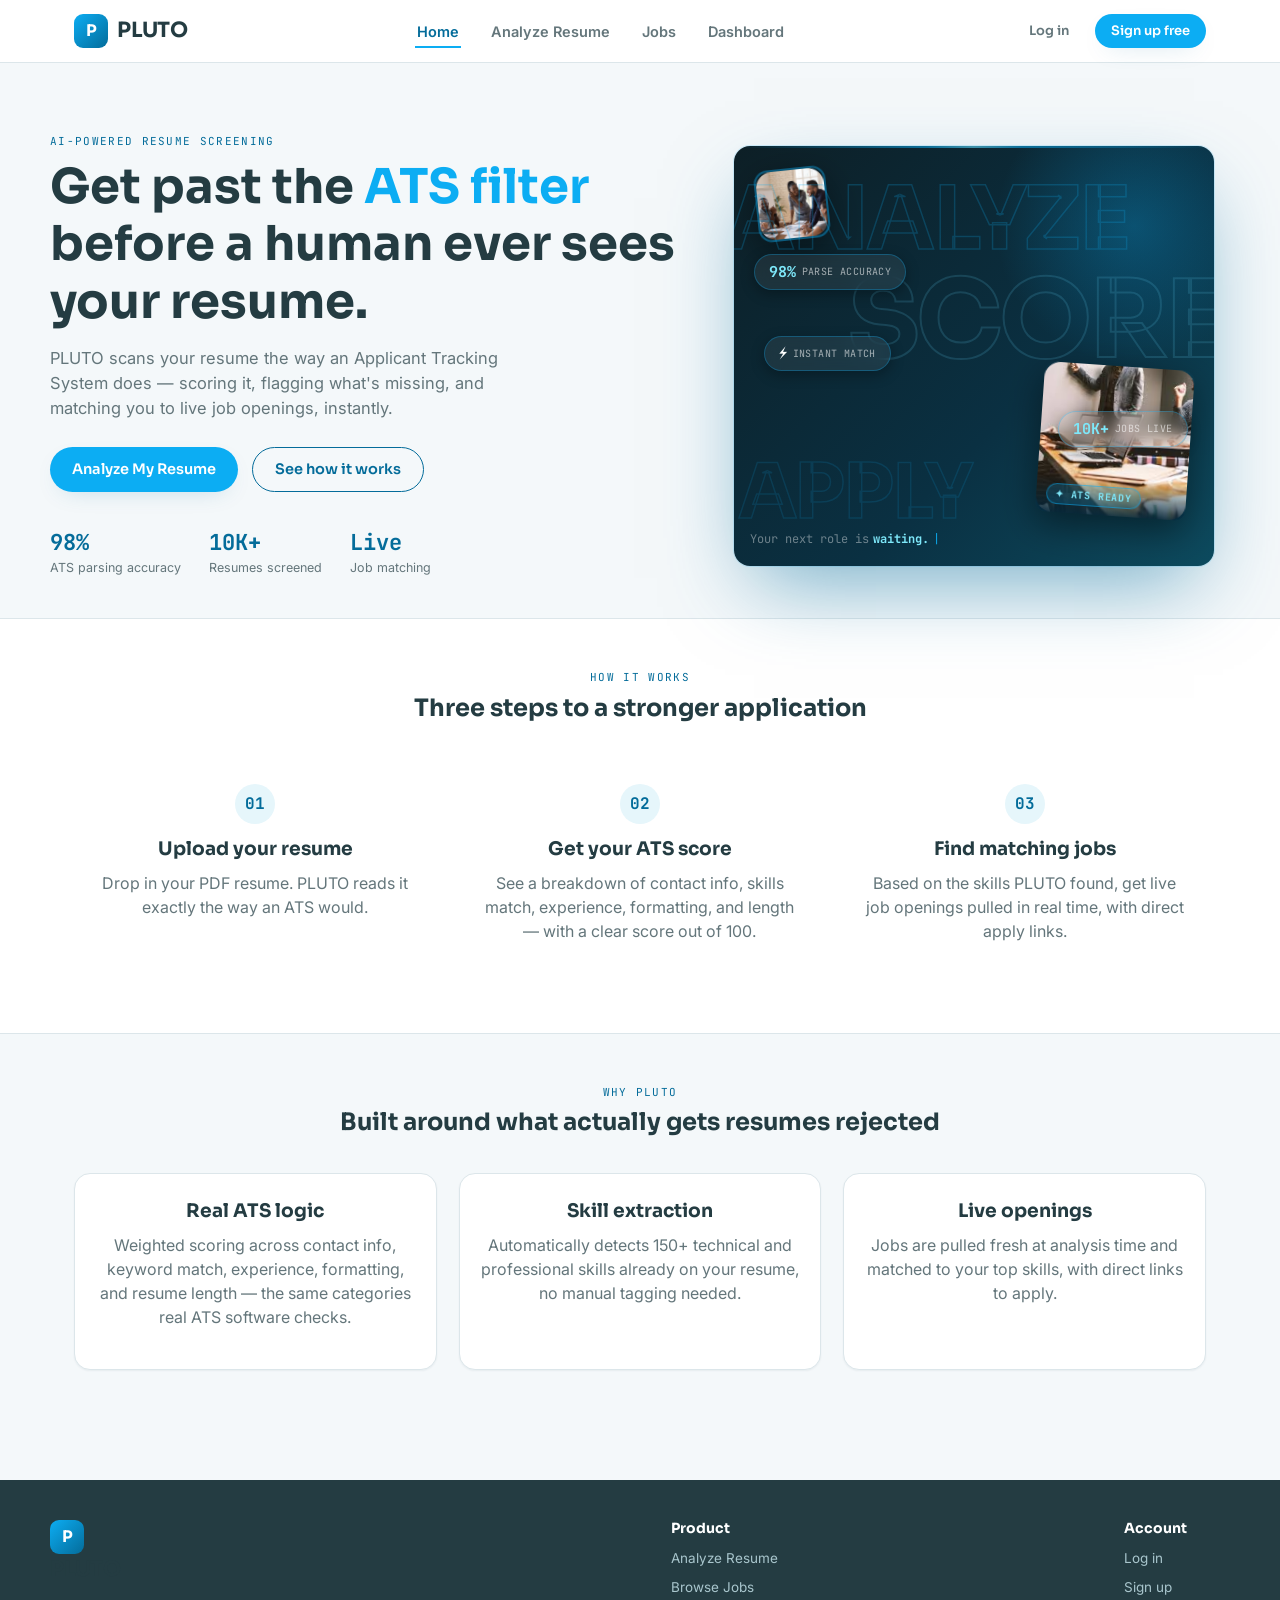
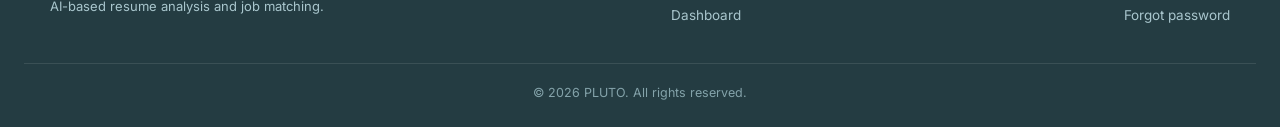
<file: frontend/index.html>
<!DOCTYPE html>
<html lang="en">

<head>
  <meta charset="UTF-8" />
  <meta name="viewport" content="width=device-width, initial-scale=1.0" />
  <title>PLUTO — AI Resume Analyzer</title>
  <link rel="preconnect" href="https://fonts.googleapis.com">
  <link
    href="https://fonts.googleapis.com/css2?family=Sora:wght@400;600;700&family=Inter:wght@400;500;600;700&family=JetBrains+Mono:wght@400;500;700&display=swap"
    rel="stylesheet">
  <link rel="stylesheet" href="css/style.css">
  <link rel="stylesheet" href="css/hero-visual.css">
</head>

<body>

  <nav class="navbar">
    <div class="navbar-inner">
      <a href="index.html" class="brand">
        <div class="brand-mark">P</div>
        <div class="brand-name">PLUTO</div>
      </a>
      <button class="nav-toggle" id="navToggle"
        aria-label="Toggle menu"><span></span><span></span><span></span></button>
      <ul class="nav-links" id="navLinks">
        <li><a href="index.html" class="active">Home</a></li>
        <li><a href="upload-resume.html">Analyze Resume</a></li>
        <li><a href="jobs.html">Jobs</a></li>
        <li><a href="dashboard.html">Dashboard</a></li>
      </ul>
      <div class="nav-actions">
        <a href="login.html" class="btn btn-ghost btn-sm">Log in</a>
        <a href="register.html" class="btn btn-primary btn-sm">Sign up free</a>
      </div>
    </div>
  </nav>

  <section class="hero">
    <div class="hero-inner">
      <div>
        <span class="section-eyebrow">AI-Powered Resume Screening</span>
        <h1>Get past the <span class="highlight">ATS filter</span> before a human ever sees your resume.</h1>
        <p class="lead">PLUTO scans your resume the way an Applicant Tracking System does — scoring it, flagging what's
          missing, and matching you to live job openings, instantly.</p>
        <div class="hero-cta">
          <a href="upload-resume.html" class="btn btn-primary">Analyze My Resume</a>
          <a href="#how-it-works" class="btn btn-outline">See how it works</a>
        </div>
        <div class="hero-stats">
          <div class="hero-stat">
            <div class="num">98%</div>
            <div class="label">ATS parsing accuracy</div>
          </div>
          <div class="hero-stat">
            <div class="num">10K+</div>
            <div class="label">Resumes screened</div>
          </div>
          <div class="hero-stat">
            <div class="num">Live</div>
            <div class="label">Job matching</div>
          </div>
        </div>
      </div>
      <div class="hero-visual">
        <!-- Animated visual stage -->
        <div class="hv-stage">

          <!-- Glow orb background -->
          <div class="hv-orb"></div>

          <!-- Logo card — floats top-left -->
          <div class="hv-card hv-card-logo">
            <img src="assets/logo2.png" alt="PLUTO logo" />
          </div>

          <!-- Central display card -->
          <div class="hv-card hv-card-main">
            <img src="assets/logo1.png" alt="Resume preview" />
            <div class="hv-card-overlay">
              <span class="hv-pill">✦ ATS Ready</span>
            </div>
          </div>

          <!-- Expressive typography lines -->
          <div class="hv-typo hv-typo-1">ANALYZE</div>
          <div class="hv-typo hv-typo-2">SCORE</div>
          <div class="hv-typo hv-typo-3">APPLY</div>

          <!-- Animated typewriter label -->
          <div class="hv-typewriter-wrap">
            <span class="hv-tw-prefix">Your next role is</span>
            <span class="hv-typewriter" id="hvTypewriter"></span>
            <span class="hv-cursor">|</span>
          </div>

          <!-- Floating stat chips -->
          <div class="hv-stat-chip hv-chip-1">
            <span class="hv-chip-num">98%</span>
            <span class="hv-chip-label">Parse Accuracy</span>
          </div>
          <div class="hv-stat-chip hv-chip-2">
            <span class="hv-chip-icon">⚡</span>
            <span class="hv-chip-label">Instant Match</span>
          </div>
          <div class="hv-stat-chip hv-chip-3">
            <span class="hv-chip-num">10K+</span>
            <span class="hv-chip-label">Jobs Live</span>
          </div>

          <!-- Scan line animation -->
          <div class="hv-scanline"></div>

        </div>
      </div>

    </div>
  </section>

  <section class="section" id="how-it-works"
    style="background:var(--surface); border-top:1px solid var(--border); border-bottom:1px solid var(--border);">
    <div class="section-head">
      <span class="section-eyebrow">How it works</span>
      <h2>Three steps to a stronger application</h2>
    </div>
    <div class="how-grid container">
      <div class="how-card">
        <div class="step-num">01</div>
        <h3>Upload your resume</h3>
        <p>Drop in your PDF resume. PLUTO reads it exactly the way an ATS would.</p>
      </div>
      <div class="how-card">
        <div class="step-num">02</div>
        <h3>Get your ATS score</h3>
        <p>See a breakdown of contact info, skills match, experience, formatting, and length — with a clear score out of
          100.</p>
      </div>
      <div class="how-card">
        <div class="step-num">03</div>
        <h3>Find matching jobs</h3>
        <p>Based on the skills PLUTO found, get live job openings pulled in real time, with direct apply links.</p>
      </div>
    </div>
  </section>

  <section class="section">
    <div class="section-head">
      <span class="section-eyebrow">Why PLUTO</span>
      <h2>Built around what actually gets resumes rejected</h2>
    </div>
    <div class="how-grid container">
      <div class="how-card card">
        <h3>Real ATS logic</h3>
        <p>Weighted scoring across contact info, keyword match, experience, formatting, and resume length — the same
          categories real ATS software checks.</p>
      </div>
      <div class="how-card card">
        <h3>Skill extraction</h3>
        <p>Automatically detects 150+ technical and professional skills already on your resume, no manual tagging
          needed.</p>
      </div>
      <div class="how-card card">
        <h3>Live openings</h3>
        <p>Jobs are pulled fresh at analysis time and matched to your top skills, with direct links to apply.</p>
      </div>
    </div>
  </section>

  <footer class="site-footer">
    <div class="footer-inner">
      <div class="footer-col">
        <a href="index.html" class="brand" style="margin-bottom:12px;">
          <div class="brand-mark">P</div>
          <div class="brand-name">PLUTO</div>
        </a>
        <p style="color:#a9c6cd; font-size:13px;">AI-based resume analysis and job matching.</p>
      </div>
      <div class="footer-col">
        <h4>Product</h4>
        <a href="upload-resume.html">Analyze Resume</a>
        <a href="jobs.html">Browse Jobs</a>
        <a href="dashboard.html">Dashboard</a>
      </div>
      <div class="footer-col">
        <h4>Account</h4>
        <a href="login.html">Log in</a>
        <a href="register.html">Sign up</a>
        <a href="forgot-password.html">Forgot password</a>
      </div>
    </div>
    <div class="footer-bottom">© 2026 PLUTO. All rights reserved.</div>
  </footer>

  <script src="js/auth.js"></script>
  <script>
    /* Hero visual typewriter */
    const hvWords = [" waiting.", " yours.", " closer.", " here."];
    let hvIdx = 0, hvChar = 0, hvDeleting = false;
    const hvEl = document.getElementById("hvTypewriter");
    function hvTick() {
      if (!hvEl) return;
      const word = hvWords[hvIdx];
      if (!hvDeleting) {
        hvEl.textContent = word.slice(0, ++hvChar);
        if (hvChar === word.length) { hvDeleting = true; setTimeout(hvTick, 1600); return; }
      } else {
        hvEl.textContent = word.slice(0, --hvChar);
        if (hvChar === 0) { hvDeleting = false; hvIdx = (hvIdx + 1) % hvWords.length; }
      }
      setTimeout(hvTick, hvDeleting ? 55 : 95);
    }
    hvTick();
  </script>

</body>

</html>
</file>
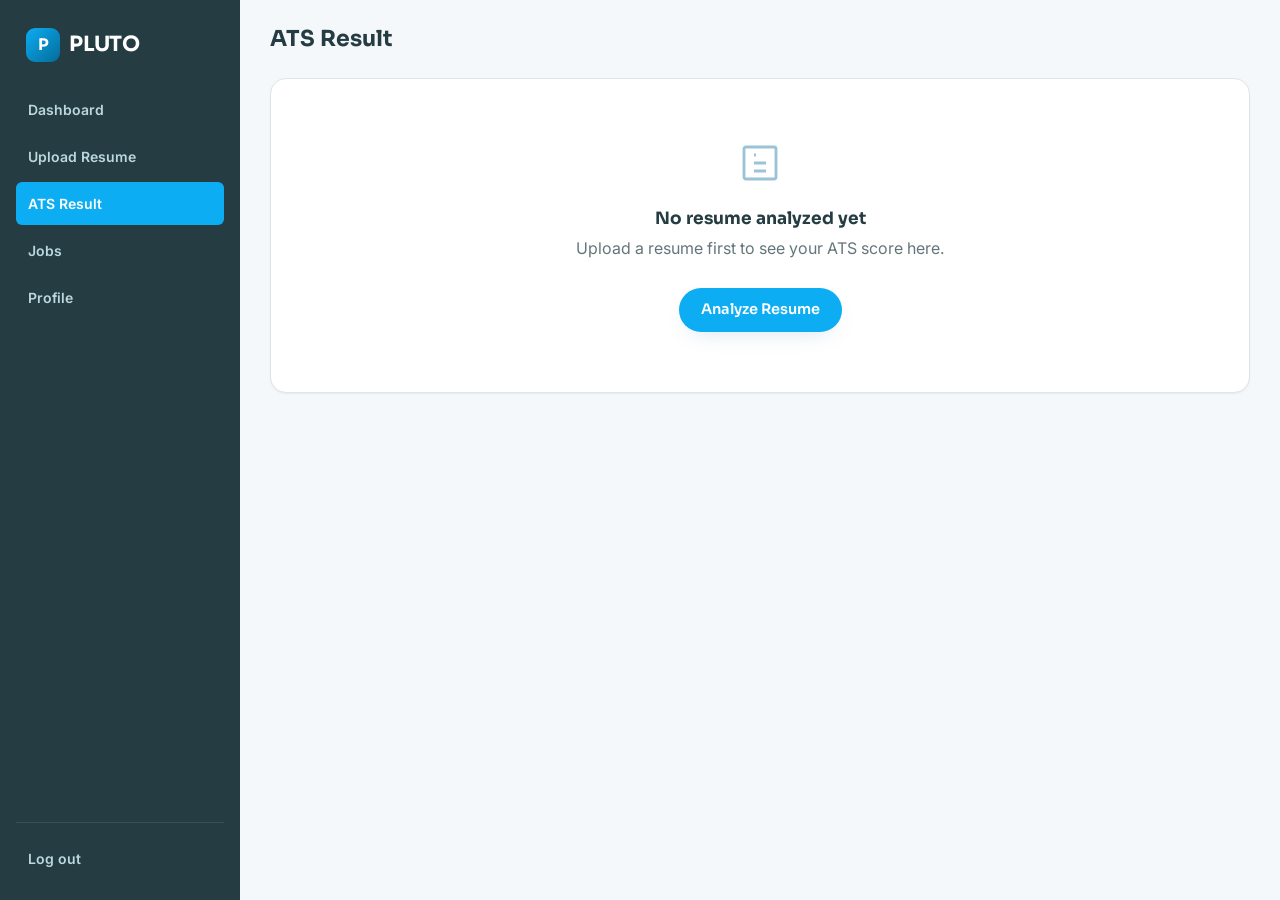
<file: frontend/ats-result.html>
<!DOCTYPE html>
<html lang="en">
<head>
<meta charset="UTF-8" />
<meta name="viewport" content="width=device-width, initial-scale=1.0" />
<title>ATS Result — PLUTO</title>
<link rel="preconnect" href="https://fonts.googleapis.com">
<link href="https://fonts.googleapis.com/css2?family=Sora:wght@400;600;700&family=Inter:wght@400;500;600;700&family=JetBrains+Mono:wght@400;500;700&display=swap" rel="stylesheet">
<link rel="stylesheet" href="css/style.css">
</head>
<body>

<div class="app-shell">
  <aside class="sidebar">
    <a href="index.html" class="brand">
      <div class="brand-mark">P</div>
      <div class="brand-name">PLUTO</div>
    </a>
    <a href="dashboard.html" class="side-link">Dashboard</a>
    <a href="upload-resume.html" class="side-link">Upload Resume</a>
    <a href="ats-result.html" class="side-link active">ATS Result</a>
    <a href="jobs.html" class="side-link">Jobs</a>
    <a href="profile.html" class="side-link">Profile</a>
    <div class="sidebar-footer">
      <a href="#" class="side-link" data-logout>Log out</a>
    </div>
  </aside>

  <main class="app-main">
    <div class="app-topbar">
      <h1>ATS Result</h1>
      <div class="user-chip" id="userChip"></div>
    </div>

    <!-- Toast message for copy buttons -->
    <div id="toastMessage" class="toast-notification"></div>

    <div class="empty-state card" id="emptyState" style="display:none;">
      <svg class="ic" viewBox="0 0 24 24" fill="none" stroke="currentColor" stroke-width="1.4"><path d="M9 12h6m-6 4h6M9 8h1M5 4h14a1 1 0 011 1v14a1 1 0 01-1 1H5a1 1 0 01-1-1V5a1 1 0 011-1z"/></svg>
      <h3>No resume analyzed yet</h3>
      <p>Upload a resume first to see your ATS score here.</p>
      <a href="upload-resume.html" class="btn btn-primary" style="margin-top:14px;">Analyze Resume</a>
    </div>

    <div class="card result-card-wrap" id="resultBody" style="display:none; max-width:920px;">
      <div class="result-header-row">
        <span class="section-eyebrow" id="resultFileName">resume.pdf</span>
      </div>

      <!-- Overall Score Gauge -->
      <div class="result-head">
        <div class="gauge-wrap" id="gaugeWrap">
          <svg viewBox="0 0 160 160">
            <circle class="gauge-bg" cx="80" cy="80" r="66"/>
            <circle class="gauge-fg" id="gaugeFg" cx="80" cy="80" r="66"/>
          </svg>
          <div class="gauge-center">
            <div class="num" id="gaugeNum">0</div>
            <div class="of100">/ 100</div>
          </div>
        </div>
        <div>
          <div class="verdict-pill" id="verdictPill">—</div>
          <p class="verdict-text" id="verdictText"></p>
        </div>
      </div>

      <!-- 6-Weighted Score Breakdown -->
      <div class="breakdown-section">
        <h3>ATS score breakdown</h3>
        <div id="breakdownBars"></div>
      </div>

      <!-- Per-ATS System Engine Compatibility (Workday, Greenhouse, Lever, Taleo, iCIMS) -->
      <div class="ats-engines-section">
        <h3>Per-ATS Engine Compatibility</h3>
        <p class="sub-desc">Simulated parsing compatibility across top enterprise ATS platforms.</p>
        <div class="ats-engine-grid" id="atsEngineGrid"></div>
      </div>

      <!-- Extracted Details Grid (Bug fixed with wrapping) -->
      <div class="fields-section">
        <h3>Extracted details</h3>
        <div class="fields-grid" id="fieldsGrid"></div>
      </div>

      <!-- Skills Comparison: Matched vs Missing -->
      <div class="skills-section">
        <h3>Skills Analysis</h3>
        <div class="skills-comparison-wrap">
          <div class="skills-group">
            <div class="skills-group-title matched-title">✓ Matched Skills</div>
            <div class="chip-list" id="matchedSkillsChips"></div>
          </div>
          <div class="skills-group">
            <div class="skills-group-title missing-title">⚠ Missing Target Skills</div>
            <div class="chip-list" id="missingSkillsChips"></div>
          </div>
        </div>
      </div>

      <!-- Prioritized Improvement Tips & Score Preview -->
      <div class="tips-section">
        <div class="tips-header-row">
          <h3>Prioritized Improvement Tips</h3>
          <div class="score-preview-badge" id="scorePreviewBadge">
            Preview Score: <span id="previewScoreNum">0</span>/100
          </div>
        </div>
        <p class="sub-desc">Check off completed fixes to preview your updated ATS score boost in real-time.</p>
        <div class="tips-list" id="tipsList"></div>
      </div>

      <!-- Matched Job Suggestions with Save Job Bookmark -->
      <div class="job-suggestions-section">
        <h3>Matched Job Openings</h3>
        <div class="job-grid" id="jobSuggestionsGrid"></div>
      </div>

      <div style="margin-top:24px; display:flex; gap:12px;">
        <a href="jobs.html" class="btn btn-primary">Browse All Jobs →</a>
        <a href="upload-resume.html" class="btn btn-outline">Analyze Another Resume</a>
      </div>
    </div>
  </main>
</div>

<script src="js/auth.js"></script>
<script src="js/atsProfiles.js"></script>
<script src="js/ats.js"></script>
</body>
</html>
</file>
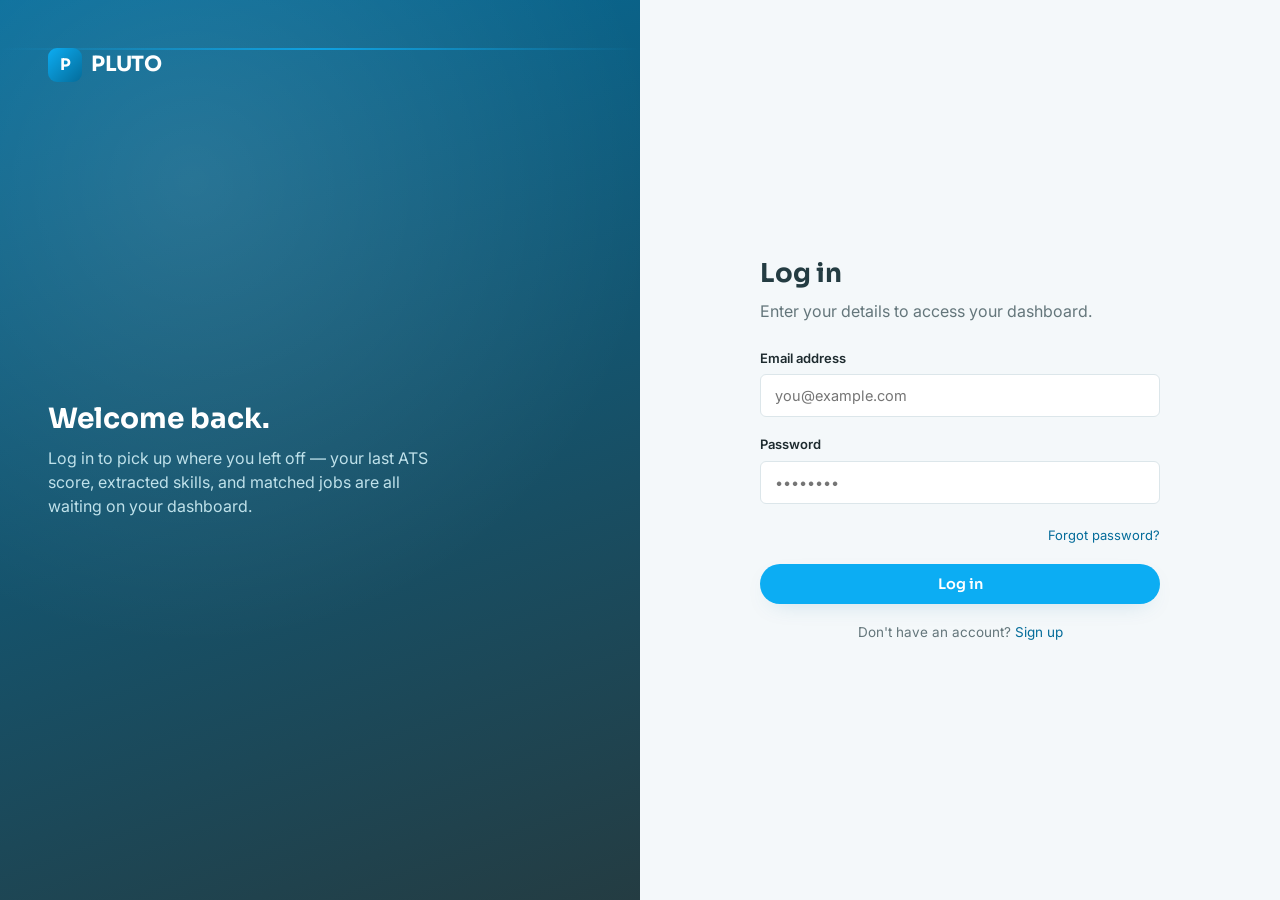
<file: frontend/dashboard.html>
<!DOCTYPE html>
<html lang="en">
<head>
<meta charset="UTF-8" />
<meta name="viewport" content="width=device-width, initial-scale=1.0" />
<title>Dashboard — PLUTO</title>
<link rel="preconnect" href="https://fonts.googleapis.com">
<link href="https://fonts.googleapis.com/css2?family=Sora:wght@400;600;700&family=Inter:wght@400;500;600;700&family=JetBrains+Mono:wght@400;500;700&display=swap" rel="stylesheet">
<link rel="stylesheet" href="css/style.css">
</head>
<body>

<div class="app-shell">
  <aside class="sidebar">
    <a href="index.html" class="brand">
      <div class="brand-mark">P</div>
      <div class="brand-name">PLUTO</div>
    </a>
    <a href="dashboard.html" class="side-link active">Dashboard</a>
    <a href="upload-resume.html" class="side-link">Upload Resume</a>
    <a href="ats-result.html" class="side-link">ATS Result</a>
    <a href="jobs.html" class="side-link">Jobs</a>
    <a href="profile.html" class="side-link">Profile</a>
    <div class="sidebar-footer">
      <a href="#" class="side-link" data-logout>Log out</a>
    </div>
  </aside>

  <main class="app-main">
    <div class="app-topbar">
      <h1>Welcome back, <span id="welcomeName">there</span> 👋</h1>
      <div class="user-chip" id="userChip"></div>
    </div>

    <!-- Stat cards -->
    <div class="stat-grid">
      <div class="stat-card">
        <div class="k">Latest ATS score</div>
        <div class="v" id="statAtsScore">—</div>
      </div>
      <div class="stat-card">
        <div class="k">Skills found</div>
        <div class="v" id="statSkillsFound">—</div>
      </div>
      <div class="stat-card">
        <div class="k">Jobs matched</div>
        <div class="v" id="statJobsMatched">—</div>
      </div>
      <div class="stat-card">
        <div class="k">Resume status</div>
        <div class="v" id="statResumeStatus" style="font-size:16px;">—</div>
      </div>
    </div>

    <!-- Extracted Candidate Profile (14 Fields) -->
    <div class="card" id="candidateProfileCard" style="margin-bottom:24px;">
      <div class="profile-header-row">
        <div>
          <span class="section-eyebrow">Extracted Candidate Profile</span>
          <h3 style="margin-bottom:4px;">Parsed Resume Attributes</h3>
        </div>
        <button class="btn btn-outline btn-sm" onclick="toggleEditMode()" id="editProfileToggleBtn">✏️ Edit Fields</button>
      </div>
      <div class="candidate-profile-grid" id="candidateProfileGrid"></div>
    </div>

    <!-- Saved Jobs Section (Bookmarked Jobs with Sort & Remove) -->
    <div class="card" style="margin-bottom:24px;">
      <div class="saved-jobs-header-row">
        <div>
          <span class="section-eyebrow">Bookmarked Opportunities</span>
          <h3 style="margin-bottom:4px;">Saved Jobs</h3>
        </div>
        <div class="saved-jobs-sort-wrap">
          <label for="savedJobsSort" style="font-size:12px; font-weight:600; color:var(--ink-soft);">Sort by:</label>
          <select id="savedJobsSort" class="sort-select" onchange="renderSavedJobs()">
            <option value="score">ATS Match Score (High to Low)</option>
            <option value="date">Date Saved (Newest First)</option>
          </select>
        </div>
      </div>
      <div id="savedJobsContainer" class="saved-jobs-grid"></div>
    </div>

    <!-- Recent Analysis Link -->
    <div class="card" id="recentAnalysisCard" style="display:none; margin-bottom:20px;">
      <span class="section-eyebrow">Most recent analysis</span>
      <h3 id="recentFileName" style="margin-bottom:14px;">resume.pdf</h3>
      <div style="display:flex; gap:12px; flex-wrap:wrap;">
        <a href="ats-result.html" class="btn btn-primary btn-sm">View ATS Result</a>
        <a href="jobs.html" class="btn btn-outline btn-sm">View Matched Jobs</a>
      </div>
    </div>

    <!-- No Analysis Empty State -->
    <div class="card empty-state" id="noAnalysisCard">
      <svg class="ic" viewBox="0 0 24 24" fill="none" stroke="currentColor" stroke-width="1.4"><path d="M12 3v12m0 0l-4-4m4 4l4-4M4 17v2a2 2 0 002 2h12a2 2 0 002-2v-2"/></svg>
      <h3>No resume analyzed yet</h3>
      <p>Upload a resume to get your ATS score and job matches.</p>
      <a href="upload-resume.html" class="btn btn-primary" style="margin-top:14px;">Analyze Resume</a>
    </div>
  </main>
</div>

<script src="js/auth.js"></script>
<script src="js/dashboard.js"></script>
</body>
</html>
</file>
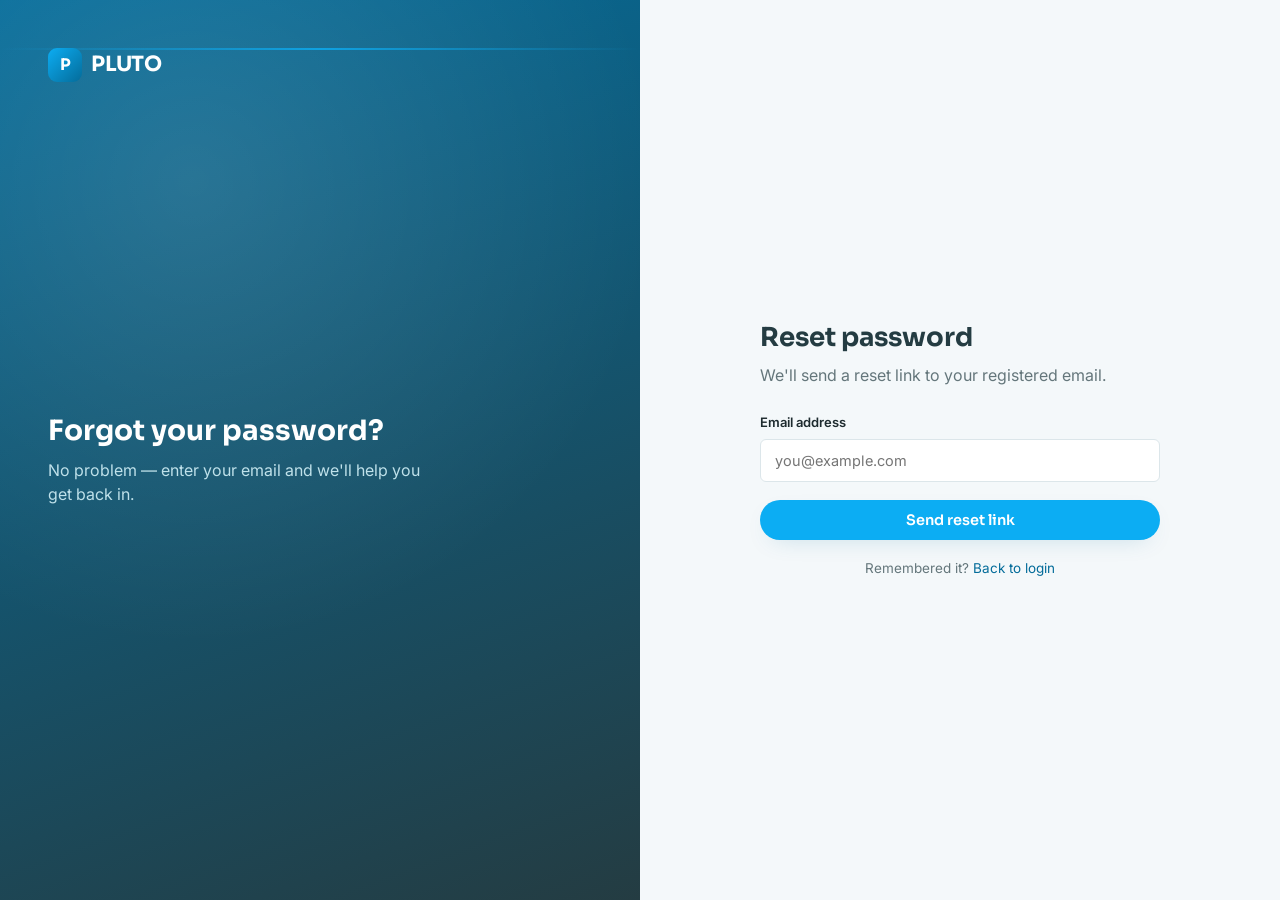
<file: frontend/forgot-password.html>
<!DOCTYPE html>
<html lang="en">
<head>
<meta charset="UTF-8" />
<meta name="viewport" content="width=device-width, initial-scale=1.0" />
<title>Forgot Password — PLUTO</title>
<link rel="preconnect" href="https://fonts.googleapis.com">
<link href="https://fonts.googleapis.com/css2?family=Sora:wght@400;600;700&family=Inter:wght@400;500;600;700&family=JetBrains+Mono:wght@400;500;700&display=swap" rel="stylesheet">
<link rel="stylesheet" href="css/style.css">
</head>
<body>

<div class="auth-wrap">
  <div class="auth-visual">
    <div class="scan-line"></div>
    <a href="index.html" class="brand">
      <div class="brand-mark">P</div>
      <div class="brand-name">PLUTO</div>
    </a>
    <div class="auth-visual-copy">
      <h2>Forgot your password?</h2>
      <p>No problem — enter your email and we'll help you get back in.</p>
    </div>
    <div></div>
  </div>

  <div class="auth-form-side">
    <div class="auth-form-box">
      <h1>Reset password</h1>
      <p class="sub">We'll send a reset link to your registered email.</p>

      <div class="form-error-banner" id="forgotError"></div>
      <div class="form-success-banner" id="forgotSuccess"></div>

      <form id="forgotForm">
        <div class="field">
          <label for="forgotEmail">Email address</label>
          <input type="email" id="forgotEmail" placeholder="you@example.com" required />
        </div>
        <button type="submit" class="btn btn-primary btn-block">Send reset link</button>
      </form>

      <div class="auth-switch">Remembered it? <a href="login.html">Back to login</a></div>
    </div>
  </div>
</div>

<script src="js/auth.js"></script>
</body>
</html>
</file>
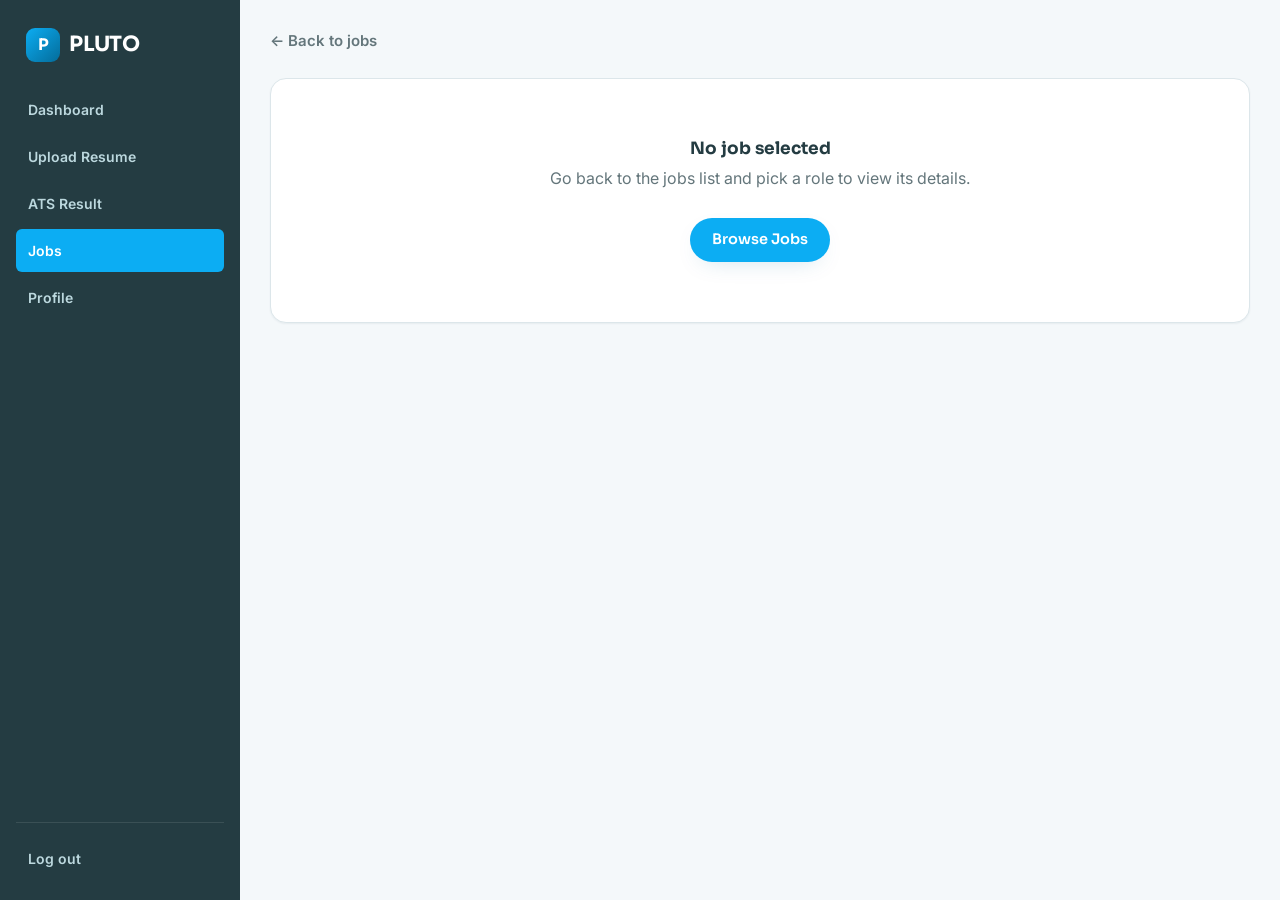
<file: frontend/job-details.html>
<!DOCTYPE html>
<html lang="en">
<head>
<meta charset="UTF-8" />
<meta name="viewport" content="width=device-width, initial-scale=1.0" />
<title>Job Details — PLUTO</title>
<link rel="preconnect" href="https://fonts.googleapis.com">
<link href="https://fonts.googleapis.com/css2?family=Sora:wght@400;600;700&family=Inter:wght@400;500;600;700&family=JetBrains+Mono:wght@400;500;700&display=swap" rel="stylesheet">
<link rel="stylesheet" href="css/style.css">
</head>
<body>

<div class="app-shell">
  <aside class="sidebar">
    <a href="index.html" class="brand">
      <div class="brand-mark">P</div>
      <div class="brand-name">PLUTO</div>
    </a>
    <a href="dashboard.html" class="side-link">Dashboard</a>
    <a href="upload-resume.html" class="side-link">Upload Resume</a>
    <a href="ats-result.html" class="side-link">ATS Result</a>
    <a href="jobs.html" class="side-link active">Jobs</a>
    <a href="profile.html" class="side-link">Profile</a>
    <div class="sidebar-footer">
      <a href="#" class="side-link" data-logout>Log out</a>
    </div>
  </aside>

  <main class="app-main">
    <div class="app-topbar">
      <h1><a href="jobs.html" style="color:var(--ink-soft); font-size:15px; font-family:var(--font-body); font-weight:600; text-decoration:none;">← Back to jobs</a></h1>
      <div class="user-chip" id="userChip"></div>
    </div>

    <div class="empty-state card" id="jobDetailEmpty" style="display:none;">
      <h3>No job selected</h3>
      <p>Go back to the jobs list and pick a role to view its details.</p>
      <a href="jobs.html" class="btn btn-primary" style="margin-top:14px;">Browse Jobs</a>
    </div>

    <div class="card job-detail-card" id="jobDetailCard">
      <div class="job-detail-header">
        <div>
          <h2 id="jobTitle" style="margin-bottom:6px;">Job title</h2>
          <div style="color:var(--ink-soft); font-size:14.5px;">
            <span id="jobCompany">Company</span> · <span id="jobLocation">Location</span>
          </div>
        </div>
        <div style="display:flex; gap:10px; align-items:center; flex-wrap:wrap;">
          <button id="jobSaveBtn" class="btn btn-outline">🔖 Save job</button>
          <a href="#" id="jobApplyLink" target="_blank" rel="noopener" class="btn btn-primary">Apply now →</a>
        </div>
      </div>

      <div class="fields-grid" style="margin-bottom:26px;">
        <div class="field-item">
          <div class="k">Salary range</div>
          <div class="v" id="jobSalary">—</div>
        </div>
        <div class="field-item">
          <div class="k">Posted</div>
          <div class="v" id="jobPosted">—</div>
        </div>
      </div>

      <h3 style="font-family:var(--font-mono); font-size:11px; letter-spacing:0.1em; text-transform:uppercase; color:var(--ink-soft); margin-bottom:12px;">Description</h3>
      <p id="jobDescription" style="line-height:1.7;">—</p>
    </div>
  </main>
</div>

<script src="js/auth.js"></script>
<script src="js/jobs.js"></script>
</body>
</html>
</file>
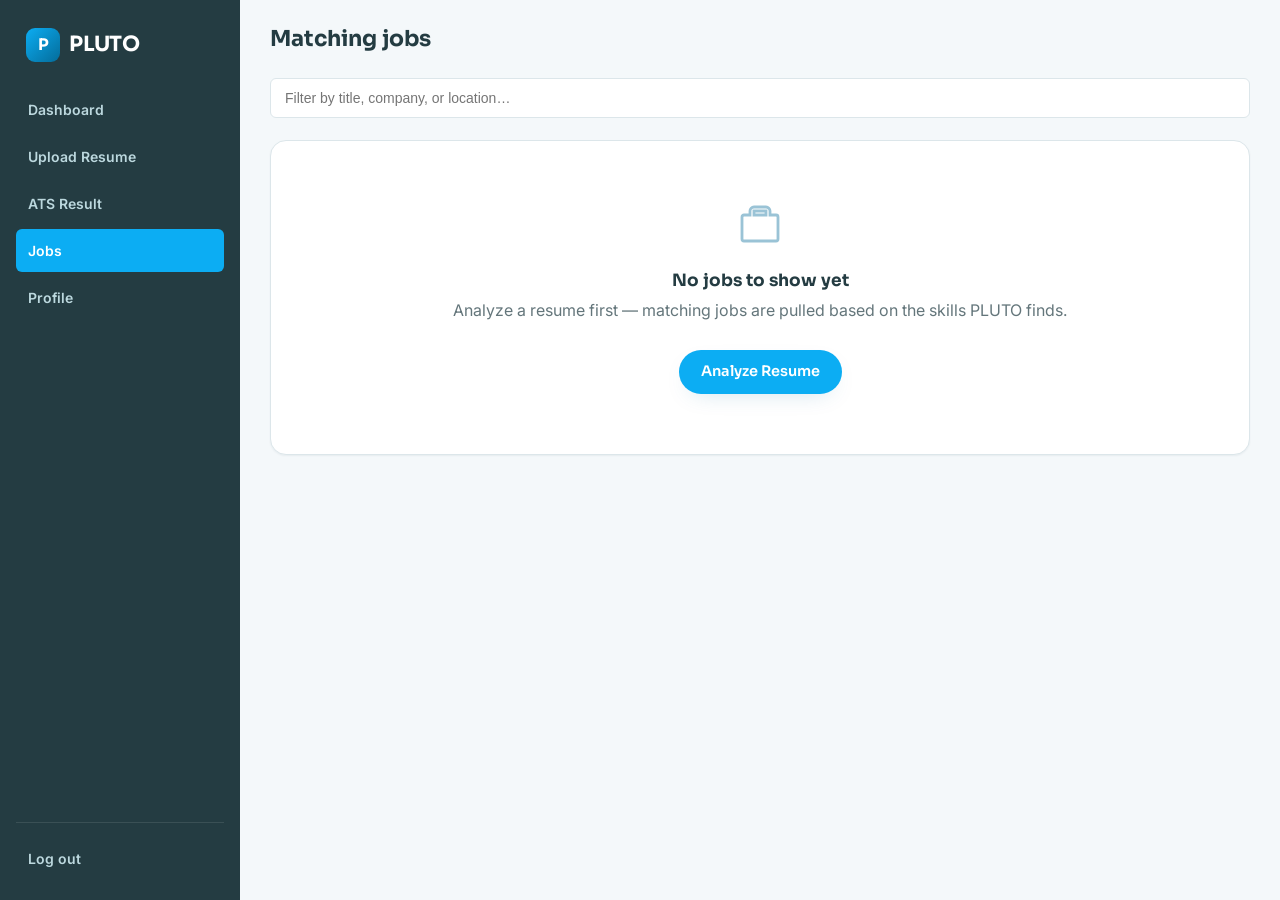
<file: frontend/jobs.html>
<!DOCTYPE html>
<html lang="en">
<head>
<meta charset="UTF-8" />
<meta name="viewport" content="width=device-width, initial-scale=1.0" />
<title>Jobs — PLUTO</title>
<link rel="preconnect" href="https://fonts.googleapis.com">
<link href="https://fonts.googleapis.com/css2?family=Sora:wght@400;600;700&family=Inter:wght@400;500;600;700&family=JetBrains+Mono:wght@400;500;700&display=swap" rel="stylesheet">
<link rel="stylesheet" href="css/style.css">
</head>
<body>

<div class="app-shell">
  <aside class="sidebar">
    <a href="index.html" class="brand">
      <div class="brand-mark">P</div>
      <div class="brand-name">PLUTO</div>
    </a>
    <a href="dashboard.html" class="side-link">Dashboard</a>
    <a href="upload-resume.html" class="side-link">Upload Resume</a>
    <a href="ats-result.html" class="side-link">ATS Result</a>
    <a href="jobs.html" class="side-link active">Jobs</a>
    <a href="profile.html" class="side-link">Profile</a>
    <div class="sidebar-footer">
      <a href="#" class="side-link" data-logout>Log out</a>
    </div>
  </aside>

  <main class="app-main">
    <div class="app-topbar">
      <h1>Matching jobs</h1>
      <div class="user-chip" id="userChip"></div>
    </div>

    <div class="jobs-toolbar">
      <input type="text" id="jobSearchInput" placeholder="Filter by title, company, or location…" />
    </div>

    <div class="empty-state card" id="jobsEmptyState" style="display:none;">
      <svg class="ic" viewBox="0 0 24 24" fill="none" stroke="currentColor" stroke-width="1.4"><path d="M20 7h-3V5a2 2 0 00-2-2H9a2 2 0 00-2 2v2H4a1 1 0 00-1 1v11a1 1 0 001 1h16a1 1 0 001-1V8a1 1 0 00-1-1zM9 5h6v2H9V5z"/></svg>
      <h3>No jobs to show yet</h3>
      <p>Analyze a resume first — matching jobs are pulled based on the skills PLUTO finds.</p>
      <a href="upload-resume.html" class="btn btn-primary" style="margin-top:14px;">Analyze Resume</a>
    </div>

    <div class="job-grid" id="jobsList"></div>
  </main>
</div>

<script src="js/auth.js"></script>
<script src="js/jobs.js"></script>
</body>
</html>
</file>
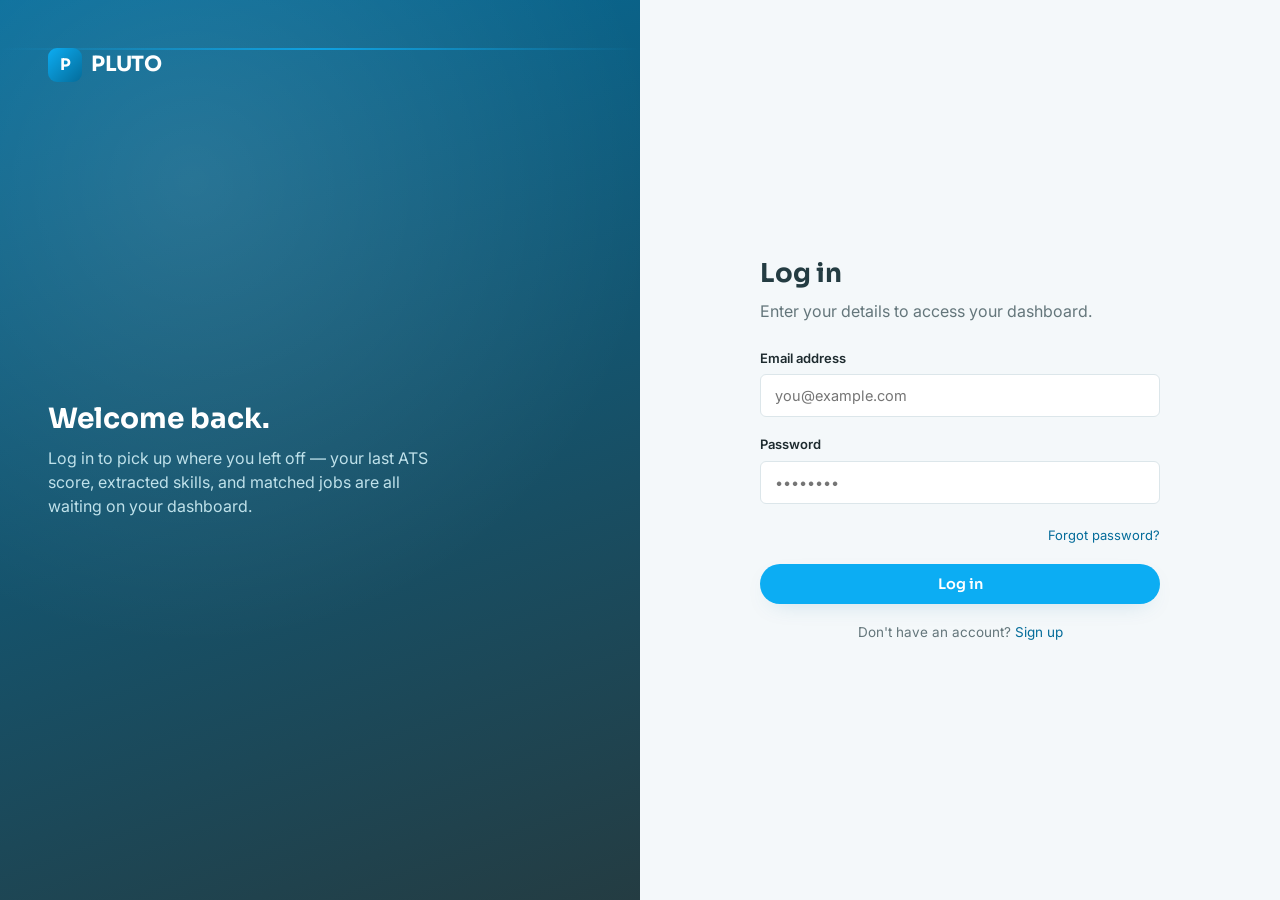
<file: frontend/login.html>
<!DOCTYPE html>
<html lang="en">
<head>
<meta charset="UTF-8" />
<meta name="viewport" content="width=device-width, initial-scale=1.0" />
<title>Log in — PLUTO</title>
<link rel="preconnect" href="https://fonts.googleapis.com">
<link href="https://fonts.googleapis.com/css2?family=Sora:wght@400;600;700&family=Inter:wght@400;500;600;700&family=JetBrains+Mono:wght@400;500;700&display=swap" rel="stylesheet">
<link rel="stylesheet" href="css/style.css">
</head>
<body>

<div class="auth-wrap">
  <div class="auth-visual">
    <div class="scan-line"></div>
    <a href="index.html" class="brand">
      <div class="brand-mark">P</div>
      <div class="brand-name">PLUTO</div>
    </a>
    <div class="auth-visual-copy">
      <h2>Welcome back.</h2>
      <p>Log in to pick up where you left off — your last ATS score, extracted skills, and matched jobs are all waiting on your dashboard.</p>
    </div>
    <div></div>
  </div>

  <div class="auth-form-side">
    <div class="auth-form-box">
      <h1>Log in</h1>
      <p class="sub">Enter your details to access your dashboard.</p>

      <div class="form-error-banner" id="loginError"></div>

      <form id="loginForm">
        <div class="field">
          <label for="loginEmail">Email address</label>
          <input type="email" id="loginEmail" placeholder="you@example.com" required />
        </div>
        <div class="field">
          <label for="loginPassword">Password</label>
          <input type="password" id="loginPassword" placeholder="••••••••" required />
        </div>
        <div style="text-align:right; margin-bottom:18px;">
          <a href="forgot-password.html" style="font-size:13px;">Forgot password?</a>
        </div>
        <button type="submit" class="btn btn-primary btn-block">Log in</button>
      </form>

      <div class="auth-switch">Don't have an account? <a href="register.html">Sign up</a></div>
    </div>
  </div>
</div>

<script src="js/auth.js"></script>
</body>
</html>
</file>
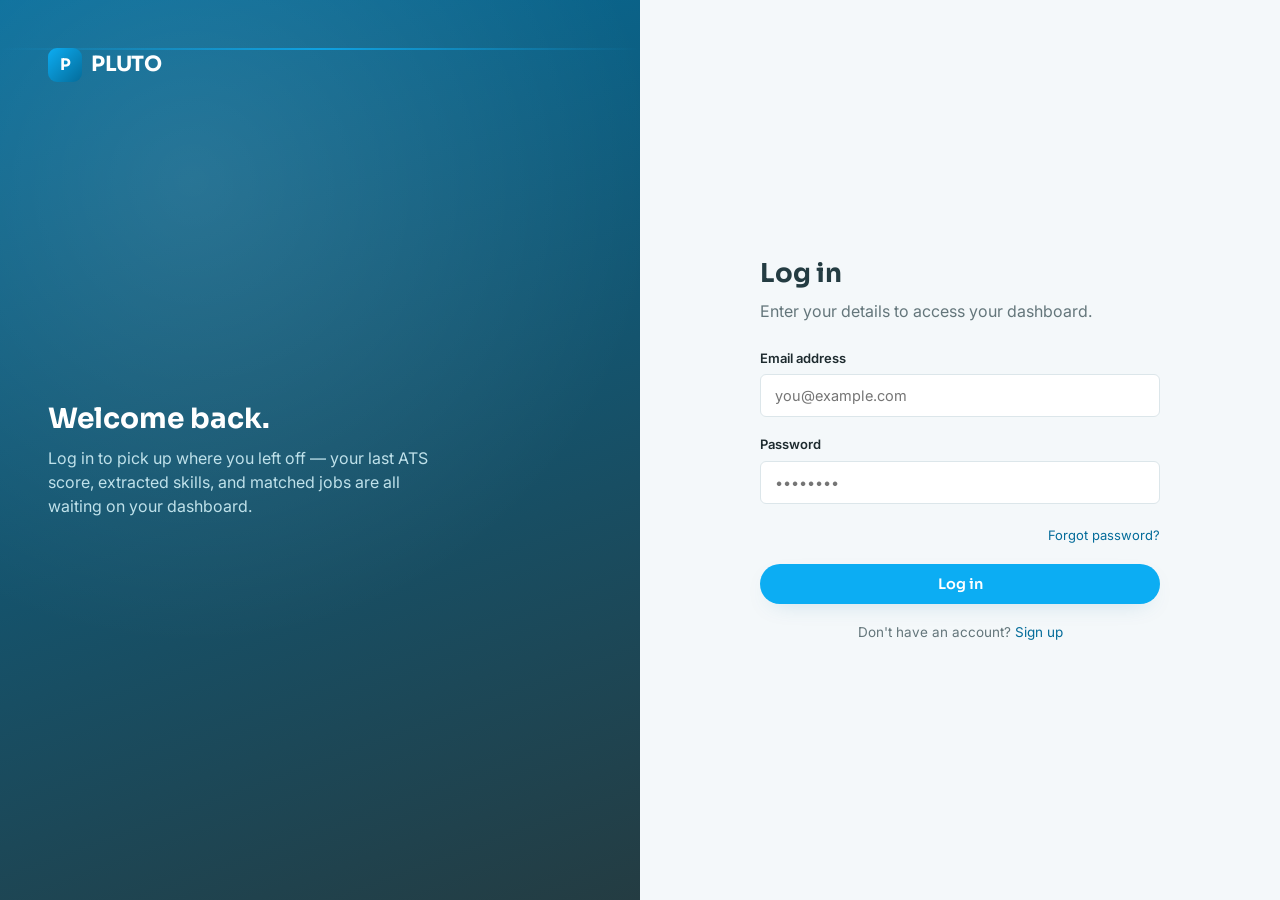
<file: frontend/profile.html>
<!DOCTYPE html>
<html lang="en">
<head>
<meta charset="UTF-8" />
<meta name="viewport" content="width=device-width, initial-scale=1.0" />
<title>Profile — PLUTO</title>
<link rel="preconnect" href="https://fonts.googleapis.com">
<link href="https://fonts.googleapis.com/css2?family=Sora:wght@400;600;700&family=Inter:wght@400;500;600;700&family=JetBrains+Mono:wght@400;500;700&display=swap" rel="stylesheet">
<link rel="stylesheet" href="css/style.css">
</head>
<body>

<div class="app-shell">
  <aside class="sidebar">
    <a href="index.html" class="brand">
      <div class="brand-mark">P</div>
      <div class="brand-name">PLUTO</div>
    </a>
    <a href="dashboard.html" class="side-link">Dashboard</a>
    <a href="upload-resume.html" class="side-link">Upload Resume</a>
    <a href="ats-result.html" class="side-link">ATS Result</a>
    <a href="jobs.html" class="side-link">Jobs</a>
    <a href="profile.html" class="side-link active">Profile</a>
    <div class="sidebar-footer">
      <a href="#" class="side-link" data-logout>Log out</a>
    </div>
  </aside>

  <main class="app-main">
    <div class="app-topbar">
      <h1>Your profile</h1>
      <div class="user-chip" id="userChip"></div>
    </div>

    <div class="profile-grid">
      <!-- Left Column: Avatar & Summary -->
      <div class="card profile-avatar-card">
        <div class="profile-avatar-container">
          <div class="profile-avatar-big" id="profileAvatarBig">--</div>
          <img id="profileAvatarImg" class="profile-avatar-img" style="display:none;" alt="Profile Photo" />
          <button type="button" class="avatar-upload-btn" id="uploadPhotoBtn" title="Change Profile Photo">
            📷 Edit Photo
          </button>
          <input type="file" id="photoInput" accept="image/*" style="display:none;" />
        </div>
        <h3 style="margin-bottom:4px;" id="profileNameDisplay">User Profile</h3>
        <p style="font-size:13px; color:var(--ink-soft); margin-bottom:12px;" id="profileEmailDisplay">user@example.com</p>
        
        <div style="margin-top:14px; text-align:left; border-top:1px solid var(--border); padding-top:14px;">
          <div class="section-eyebrow">Resume Status</div>
          <div class="badge" id="resumeOnFile">No resume analyzed yet</div>
          <div class="auto-extracted-hint" id="autoExtractedBadge" style="display:none; margin-top:8px;">
            ✨ Profile info auto-extracted from resume
          </div>
        </div>
      </div>

      <!-- Right Column: Profile Form -->
      <div class="card">
        <span class="section-eyebrow">Personal & Professional Details</span>
        <h3 style="margin-bottom:20px;">Edit profile</h3>

        <div class="form-success-banner" id="profileSuccess"></div>

        <form id="profileForm">
          <div class="profile-form-grid">
            <div class="field">
              <label for="profileName">Full name</label>
              <input type="text" id="profileName" required placeholder="e.g. Alex Smith" />
            </div>
            
            <div class="field">
              <label for="profileEmail">Email address</label>
              <input type="email" id="profileEmail" disabled style="background:var(--bg); color:var(--ink-faint);" />
              <div class="hint">Email can't be changed in this demo.</div>
            </div>

            <div class="field">
              <label for="profilePhone">Mobile / Phone Number</label>
              <input type="tel" id="profilePhone" placeholder="+91 98765 43210" />
            </div>

            <div class="field">
              <label for="profileDob">Date of Birth (DOB)</label>
              <input type="date" id="profileDob" />
            </div>

            <div class="field profile-grid-full">
              <label for="profileAddress">Address / Location</label>
              <input type="text" id="profileAddress" placeholder="e.g. 123 Tech Park, South Delhi, India" />
            </div>

            <div class="field">
              <label for="profileClgName">College / University Name</label>
              <input type="text" id="profileClgName" placeholder="e.g. Delhi Technological University" />
            </div>

            <div class="field">
              <label for="profileLinkedin">LinkedIn ID / Link</label>
              <input type="url" id="profileLinkedin" placeholder="https://linkedin.com/in/username" />
            </div>

            <div class="field profile-grid-full">
              <label for="profileJobSearchField">Target Job Search Field / Preferred Role</label>
              <input type="text" id="profileJobSearchField" placeholder="e.g. Full Stack Developer, Data Analyst, Software Engineer" />
            </div>
          </div>

          <button type="submit" class="btn btn-primary" style="margin-top:12px;">Save changes</button>
        </form>
      </div>
    </div>

    <!-- Saved Jobs Section -->
    <div class="card" style="margin-top:28px;">
      <div style="display:flex; justify-content:space-between; align-items:center; margin-bottom:16px; flex-wrap:wrap; gap:10px;">
        <div>
          <span class="section-eyebrow">Bookmarks</span>
          <h3 style="margin:0;">Saved Jobs</h3>
        </div>
        <a href="jobs.html" class="btn btn-outline btn-sm">Explore More Jobs →</a>
      </div>

      <div id="savedJobsList" class="job-grid" style="margin-top:16px;"></div>
      <div id="savedJobsEmpty" class="empty-state" style="display:none; padding:30px 20px;">
        <p style="margin:0;">No saved jobs yet. Click "Save" on any job card to bookmark it here!</p>
      </div>
    </div>
  </main>
</div>

<script src="js/auth.js"></script>
<script src="js/profile.js"></script>
</body>
</html>
</file>
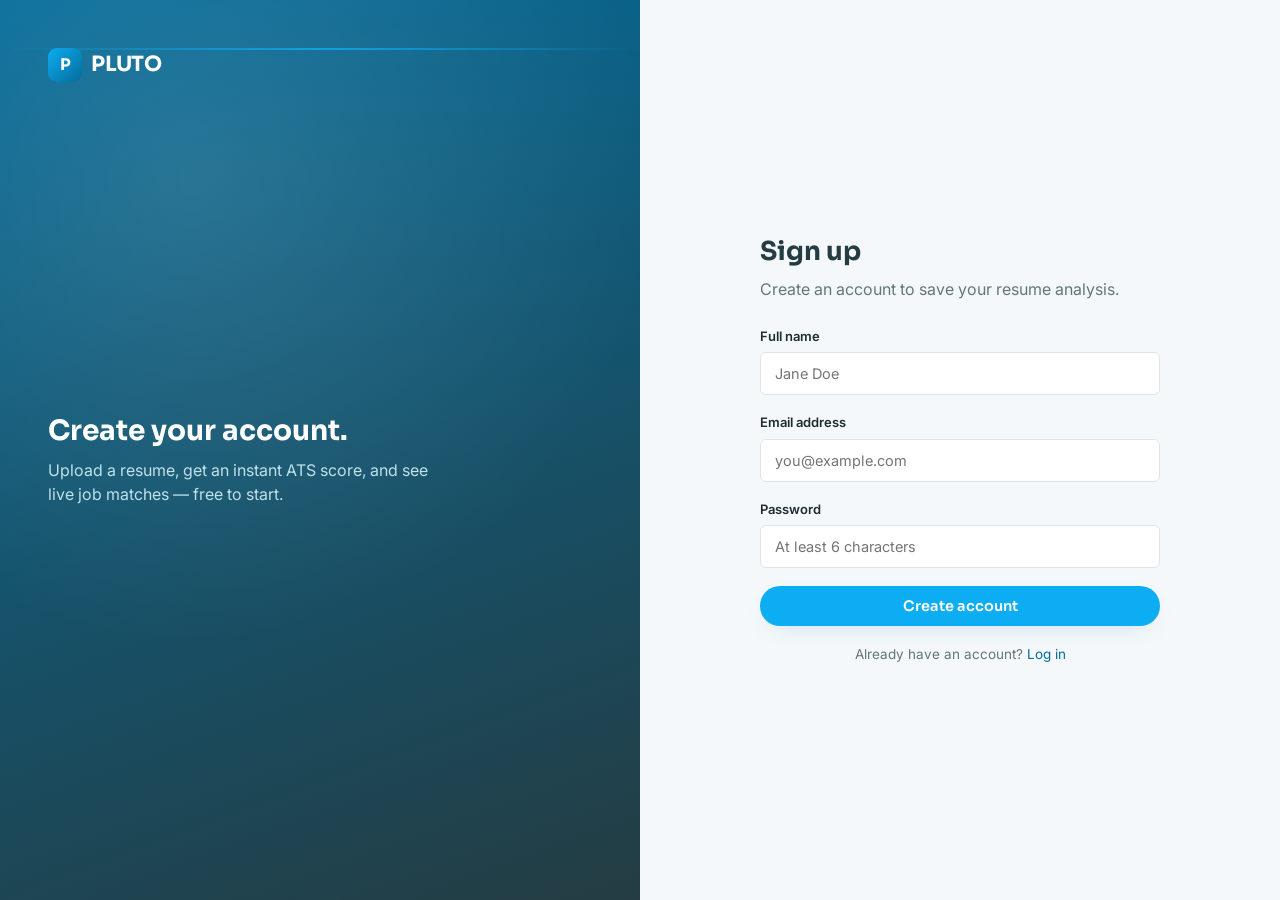
<file: frontend/register.html>
<!DOCTYPE html>
<html lang="en">
<head>
<meta charset="UTF-8" />
<meta name="viewport" content="width=device-width, initial-scale=1.0" />
<title>Sign up — PLUTO</title>
<link rel="preconnect" href="https://fonts.googleapis.com">
<link href="https://fonts.googleapis.com/css2?family=Sora:wght@400;600;700&family=Inter:wght@400;500;600;700&family=JetBrains+Mono:wght@400;500;700&display=swap" rel="stylesheet">
<link rel="stylesheet" href="css/style.css">
</head>
<body>

<div class="auth-wrap">
  <div class="auth-visual">
    <div class="scan-line"></div>
    <a href="index.html" class="brand">
      <div class="brand-mark">P</div>
      <div class="brand-name">PLUTO</div>
    </a>
    <div class="auth-visual-copy">
      <h2>Create your account.</h2>
      <p>Upload a resume, get an instant ATS score, and see live job matches — free to start.</p>
    </div>
    <div></div>
  </div>

  <div class="auth-form-side">
    <div class="auth-form-box">
      <h1>Sign up</h1>
      <p class="sub">Create an account to save your resume analysis.</p>

      <div class="form-error-banner" id="registerError"></div>

      <form id="registerForm">
        <div class="field">
          <label for="regName">Full name</label>
          <input type="text" id="regName" placeholder="Jane Doe" required />
        </div>
        <div class="field">
          <label for="regEmail">Email address</label>
          <input type="email" id="regEmail" placeholder="you@example.com" required />
        </div>
        <div class="field">
          <label for="regPassword">Password</label>
          <input type="password" id="regPassword" placeholder="At least 6 characters" required />
        </div>
        <button type="submit" class="btn btn-primary btn-block">Create account</button>
      </form>

      <div class="auth-switch">Already have an account? <a href="login.html">Log in</a></div>
    </div>
  </div>
</div>

<script src="js/auth.js"></script>
</body>
</html>
</file>
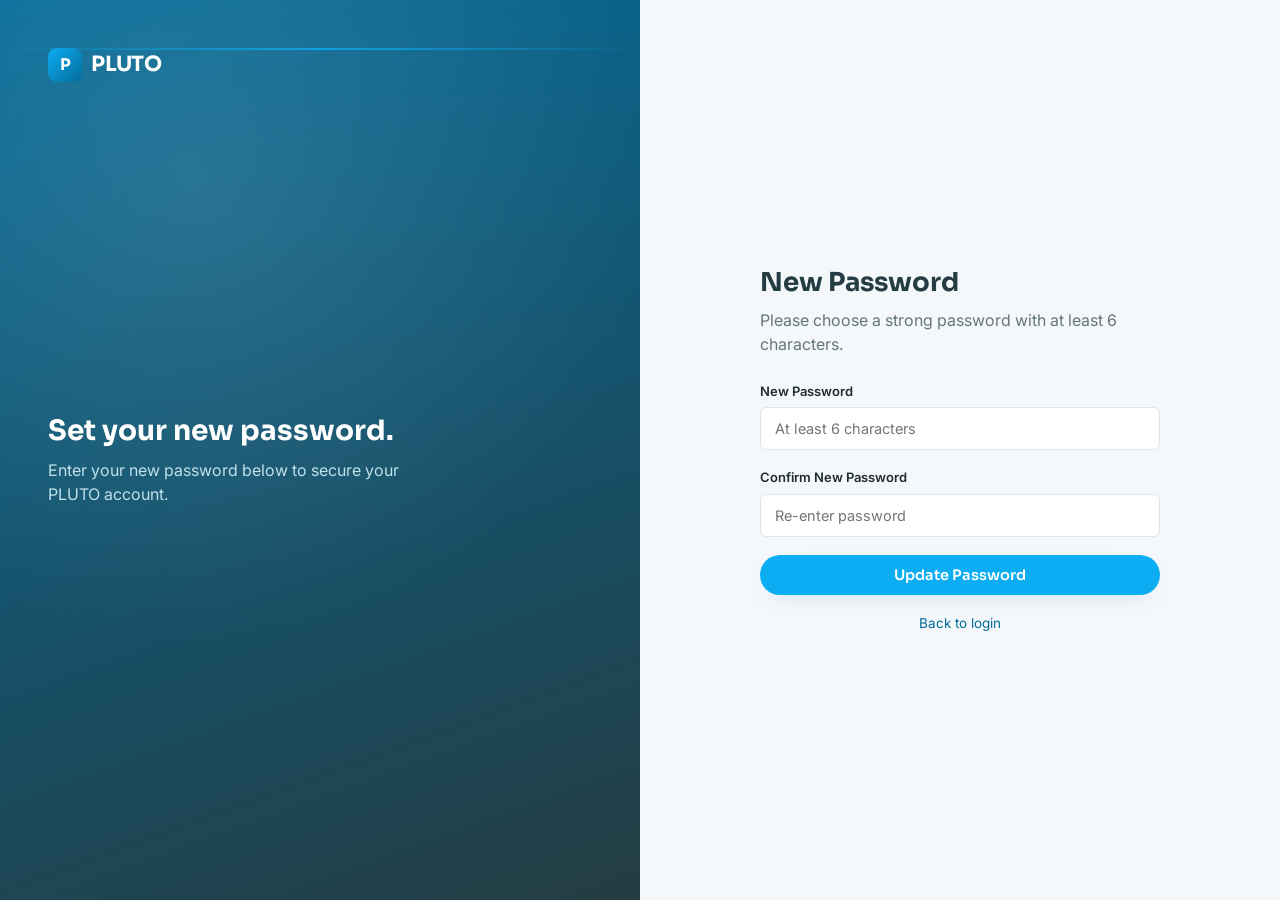
<file: frontend/reset-password.html>
<!DOCTYPE html>
<html lang="en">
<head>
<meta charset="UTF-8" />
<meta name="viewport" content="width=device-width, initial-scale=1.0" />
<title>Reset Password — PLUTO</title>
<link rel="preconnect" href="https://fonts.googleapis.com">
<link href="https://fonts.googleapis.com/css2?family=Sora:wght@400;600;700&family=Inter:wght@400;500;600;700&family=JetBrains+Mono:wght@400;500;700&display=swap" rel="stylesheet">
<link rel="stylesheet" href="css/style.css">
</head>
<body>

<div class="auth-wrap">
  <div class="auth-visual">
    <div class="scan-line"></div>
    <a href="index.html" class="brand">
      <div class="brand-mark">P</div>
      <div class="brand-name">PLUTO</div>
    </a>
    <div class="auth-visual-copy">
      <h2>Set your new password.</h2>
      <p>Enter your new password below to secure your PLUTO account.</p>
    </div>
    <div></div>
  </div>

  <div class="auth-form-side">
    <div class="auth-form-box">
      <h1>New Password</h1>
      <p class="sub">Please choose a strong password with at least 6 characters.</p>

      <div class="form-error-banner" id="resetError"></div>
      <div class="form-success-banner" id="resetSuccess"></div>

      <form id="resetPasswordForm">
        <input type="hidden" id="resetToken" />
        <div class="field">
          <label for="newPassword">New Password</label>
          <input type="password" id="newPassword" placeholder="At least 6 characters" required />
        </div>
        <div class="field">
          <label for="confirmPassword">Confirm New Password</label>
          <input type="password" id="confirmPassword" placeholder="Re-enter password" required />
        </div>
        <button type="submit" class="btn btn-primary btn-block">Update Password</button>
      </form>

      <div class="auth-switch"><a href="login.html">Back to login</a></div>
    </div>
  </div>
</div>

<script src="js/auth.js"></script>
</body>
</html>
</file>
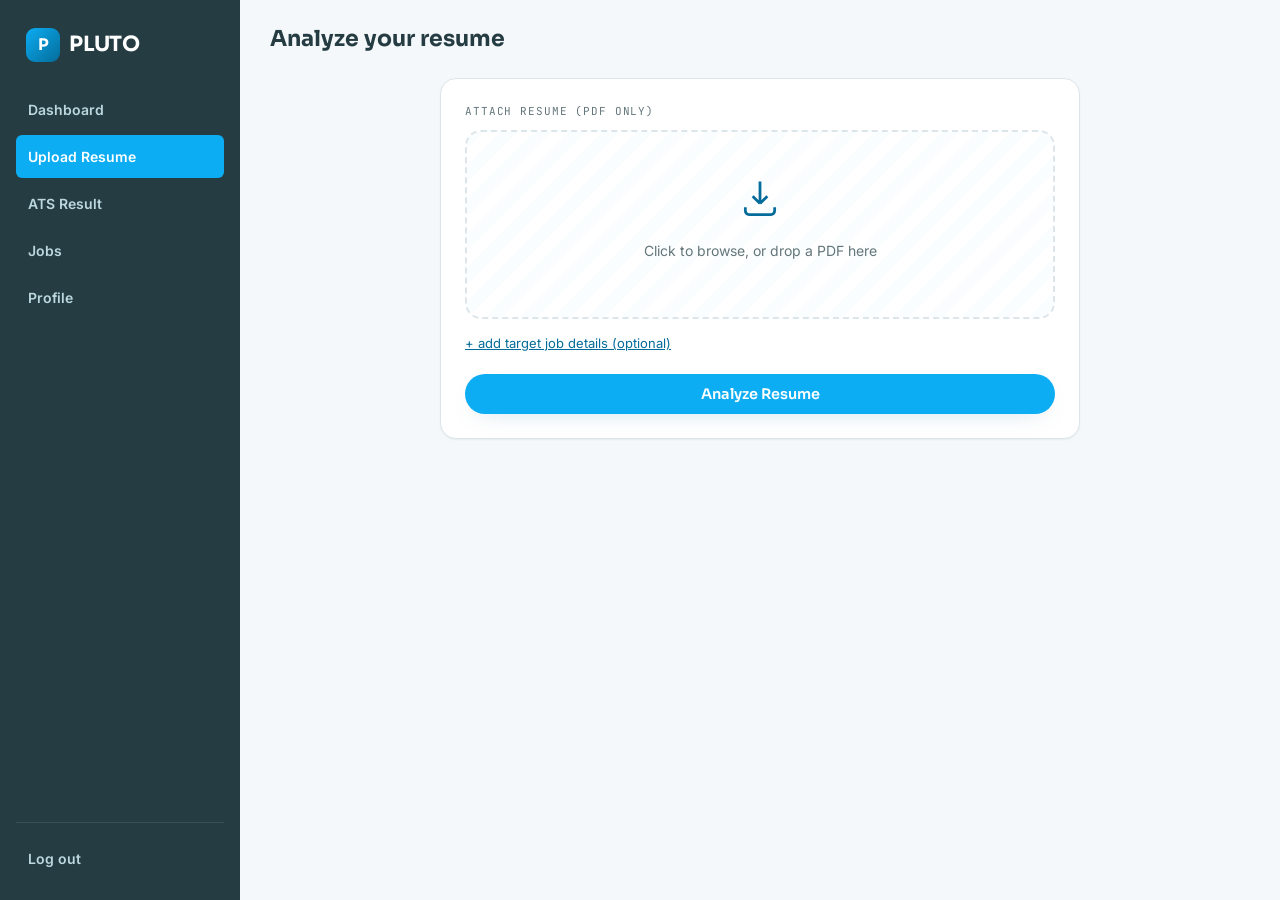
<file: frontend/upload-resume.html>
<!DOCTYPE html>
<html lang="en">
<head>
<meta charset="UTF-8" />
<meta name="viewport" content="width=device-width, initial-scale=1.0" />
<title>Analyze Resume — PLUTO</title>
<link rel="preconnect" href="https://fonts.googleapis.com">
<link href="https://fonts.googleapis.com/css2?family=Sora:wght@400;600;700&family=Inter:wght@400;500;600;700&family=JetBrains+Mono:wght@400;500;700&display=swap" rel="stylesheet">
<link rel="stylesheet" href="css/style.css">
</head>
<body>

<div class="app-shell">
  <aside class="sidebar">
    <a href="index.html" class="brand">
      <div class="brand-mark">P</div>
      <div class="brand-name">PLUTO</div>
    </a>
    <a href="dashboard.html" class="side-link">Dashboard</a>
    <a href="upload-resume.html" class="side-link active">Upload Resume</a>
    <a href="ats-result.html" class="side-link">ATS Result</a>
    <a href="jobs.html" class="side-link">Jobs</a>
    <a href="profile.html" class="side-link">Profile</a>
    <div class="sidebar-footer">
      <a href="#" class="side-link" data-logout>Log out</a>
    </div>
  </aside>

  <main class="app-main">
    <div class="app-topbar">
      <h1>Analyze your resume</h1>
      <div class="user-chip" id="userChip"></div>
    </div>

    <div class="upload-wrap">
      <div class="card">
        <label class="field-label" style="display:block; font-family:var(--font-mono); font-size:11px; letter-spacing:0.08em; text-transform:uppercase; color:var(--ink-soft); margin-bottom:10px;">Attach resume (PDF only)</label>

        <div class="dropzone" id="dropzone" tabindex="0" role="button" aria-label="Upload PDF resume">
          <svg class="ic" viewBox="0 0 24 24" fill="none" stroke="currentColor" stroke-width="1.5"><path d="M12 3v12m0 0l-4-4m4 4l4-4M4 17v2a2 2 0 002 2h12a2 2 0 002-2v-2"/></svg>
          <p style="margin:0; font-size:14px; color:var(--ink-soft);">Click to browse, or drop a PDF here</p>
          <div class="fname" id="fname"></div>
        </div>
        <input type="file" id="fileInput" accept="application/pdf" />

        <button type="button" class="optional-toggle" id="optToggle">+ add target job details (optional)</button>
        <div class="optional-fields" id="optFields">
          <div class="field" style="margin-bottom:0;">
            <label for="targetSkills">Target skills (comma-separated)</label>
            <input type="text" id="targetSkills" placeholder="python, django, aws" />
          </div>
          <div class="field" style="margin-bottom:0;">
            <label for="location">Preferred location</label>
            <input type="text" id="location" placeholder="Bhopal" />
          </div>
        </div>

        <button class="btn btn-primary btn-block" id="submitBtn" style="margin-top:20px;">Analyze Resume</button>

        <div class="form-error-banner" id="uploadError"></div>

        <div class="loading-row" id="loadingRow" style="display:none;">
          <span class="dotpulse"><i></i><i></i><i></i></span>
          <span>Analyzing resume…</span>
        </div>
      </div>
    </div>
  </main>
</div>

<script src="js/auth.js"></script>
<script src="js/resume.js"></script>
</body>
</html>
</file>
<file: frontend/css/style.css>
/* ============================================================
   PLUTO — AI Resume Analyzer
   Design tokens: Naukri-inspired blue/cyan palette
   ============================================================ */

:root{
  /* Brand palette (Naukri-inspired blues) */
  --primary:        #0CADF3;   /* bright sky blue — CTAs, links, active states */
  --primary-dark:   #046C9A;   /* deep teal-blue — headers, hover, sidebar */
  --primary-darker: #243C42;   /* near-navy — text on light, footer bg */
  --accent:         #56C3E1;   /* light cyan — secondary accents, chips */
  --accent-soft:    #E6F6FB;   /* pale cyan — section backgrounds */

  /* Neutrals */
  --bg:            #F4F8FA;
  --surface:       #FFFFFF;
  --border:        #DCE6EA;
  --ink:           #1E2B2F;
  --ink-soft:      #64767B;
  --ink-faint:     #9BA9AD;

  /* Status */
  --success: #1F9D55;
  --warning: #E0A100;
  --danger:  #D64545;

  /* Type */
  --font-display: 'Sora', sans-serif;
  --font-body: 'Inter', sans-serif;
  --font-mono: 'JetBrains Mono', monospace;

  --radius-sm: 6px;
  --radius-md: 10px;
  --radius-lg: 16px;
  --shadow-sm: 0 1px 2px rgba(20,50,60,0.06);
  --shadow-md: 0 8px 24px -12px rgba(4,108,154,0.25);
  --shadow-lg: 0 20px 48px -20px rgba(4,108,154,0.3);
}

*, *::before, *::after{ box-sizing: border-box; }
html, body{ margin:0; padding:0; }

body{
  font-family: var(--font-body);
  background: var(--bg);
  color: var(--ink);
  line-height: 1.5;
  -webkit-font-smoothing: antialiased;
}

a{ color: var(--primary-dark); text-decoration:none; }
a:hover{ text-decoration:underline; }

h1,h2,h3,h4{
  font-family: var(--font-display);
  color: var(--primary-darker);
  margin: 0 0 10px;
  font-weight: 700;
  line-height: 1.2;
}

p{ margin:0 0 14px; color: var(--ink-soft); }

.container{ max-width: 1180px; margin: 0 auto; padding: 0 24px; }

img{ max-width:100%; display:block; }

:focus-visible{ outline: 2px solid var(--primary); outline-offset: 2px; }

/* ============================================================
   Buttons
   ============================================================ */
.btn{
  display:inline-flex; align-items:center; justify-content:center; gap:8px;
  font-family: var(--font-display);
  font-weight: 600;
  font-size: 14.5px;
  padding: 11px 22px;
  border-radius: 999px;
  border: none;
  cursor: pointer;
  transition: transform .12s ease, box-shadow .15s ease, background .15s ease;
  text-decoration:none;
}
.btn:hover{ text-decoration:none; }
.btn:active{ transform: scale(0.97); }

.btn-primary{ background: var(--primary); color:#fff; box-shadow: var(--shadow-md); }
.btn-primary:hover{ background: #099cd9; }

.btn-dark{ background: var(--primary-darker); color:#fff; }
.btn-dark:hover{ background:#1a2c30; }

.btn-outline{
  background: transparent; color: var(--primary-dark);
  border: 1.5px solid var(--primary-dark);
}
.btn-outline:hover{ background: var(--accent-soft); }

.btn-ghost{ background: transparent; color: var(--ink-soft); }
.btn-ghost:hover{ background: var(--bg); }

.btn-block{ width:100%; }
.btn[disabled]{ opacity:.55; cursor:not-allowed; }
.btn-sm{ padding: 7px 16px; font-size:13px; }

/* ============================================================
   Navbar
   ============================================================ */
.navbar{
  background: var(--surface);
  border-bottom: 1px solid var(--border);
  position: sticky; top:0; z-index: 100;
}
.navbar-inner{
  max-width:1180px; margin:0 auto; padding: 14px 24px;
  display:flex; align-items:center; justify-content:space-between; gap:20px;
}
.brand{ display:flex; align-items:center; gap:9px; }
.brand-mark{
  width:34px; height:34px; border-radius:9px;
  background: linear-gradient(135deg, var(--primary), var(--primary-dark));
  display:flex; align-items:center; justify-content:center;
  color:#fff; font-family: var(--font-display); font-weight:700; font-size:16px;
  flex:none;
}
.brand-name{
  font-family: var(--font-display); font-weight:700; font-size:21px;
  color: var(--primary-darker); letter-spacing:-0.01em;
}
.brand-name span{ color: var(--primary); }

.nav-links{ display:flex; align-items:center; gap:28px; list-style:none; margin:0; padding:0; }
.nav-links a{
  color: var(--ink-soft); font-weight:600; font-size:14.5px; padding:6px 2px;
  border-bottom: 2px solid transparent;
}
.nav-links a:hover, .nav-links a.active{ color: var(--primary-dark); text-decoration:none; border-bottom-color: var(--primary); }

.nav-actions{ display:flex; align-items:center; gap:10px; }
.nav-toggle{ display:none; background:none; border:none; cursor:pointer; padding:6px; }
.nav-toggle span{ display:block; width:22px; height:2px; background:var(--ink); margin:4px 0; border-radius:2px; }

.user-chip{ display:flex; align-items:center; gap:9px; }
.avatar{
  width:34px; height:34px; border-radius:50%;
  background: var(--accent-soft); color: var(--primary-dark);
  display:flex; align-items:center; justify-content:center;
  font-family: var(--font-display); font-weight:700; font-size:13px;
}

@media (max-width: 860px){
  .nav-links{
    position:absolute; top:100%; left:0; right:0;
    background:var(--surface); border-bottom:1px solid var(--border);
    flex-direction:column; align-items:flex-start; padding:16px 24px; gap:14px;
    display:none;
  }
  .nav-links.open{ display:flex; }
  .nav-toggle{ display:block; }
}

/* ============================================================
   Footer
   ============================================================ */
footer.site-footer{
  background: var(--primary-darker); color: #cfe3e8;
  margin-top: 60px; padding: 40px 24px 24px;
}
.footer-inner{ max-width:1180px; margin:0 auto; display:flex; flex-wrap:wrap; justify-content:space-between; gap:30px; }
.footer-col h4{ color:#fff; font-size:14px; margin-bottom:12px; }
.footer-col a{ display:block; color:#a9c6cd; font-size:13.5px; margin-bottom:8px; }
.footer-col a:hover{ color:#fff; }
.footer-bottom{ text-align:center; font-size:12.5px; color:#84a3aa; margin-top:30px; padding-top:20px; border-top:1px solid rgba(255,255,255,0.1); }

/* ============================================================
   Cards / Surfaces
   ============================================================ */
.card{
  background: var(--surface);
  border: 1px solid var(--border);
  border-radius: var(--radius-lg);
  padding: 24px;
  box-shadow: var(--shadow-sm);
}

.section-eyebrow{
  font-family: var(--font-mono);
  font-size: 11px; letter-spacing: 0.12em; text-transform: uppercase;
  color: var(--primary-dark); margin-bottom: 8px; display:block;
}

/* ============================================================
   Forms
   ============================================================ */
.field{ margin-bottom: 18px; }
.field label{
  display:block; font-size: 13px; font-weight:600; color: var(--ink); margin-bottom:6px;
}
.field input, .field select, .field textarea{
  width:100%; padding: 12px 14px; font-size:14.5px;
  border: 1.5px solid var(--border); border-radius: var(--radius-sm);
  background: var(--surface); color: var(--ink);
  font-family: var(--font-body);
  transition: border-color .15s ease;
}
.field input:focus, .field select:focus, .field textarea:focus{
  border-color: var(--primary); outline:none;
}
.field .hint{ font-size:12px; color: var(--ink-faint); margin-top:5px; }
.field .error-text{ font-size:12px; color: var(--danger); margin-top:5px; display:none; }

.form-error-banner{
  background:#FDEDEE; border:1px solid var(--danger); color:#9E2A2A;
  padding:10px 14px; border-radius: var(--radius-sm); font-size:13px;
  margin-bottom:16px; display:none;
}
.form-error-banner.show{ display:block; }
.form-success-banner{
  background:#EAF7EF; border:1px solid var(--success); color:#1B6B3C;
  padding:10px 14px; border-radius: var(--radius-sm); font-size:13px;
  margin-bottom:16px; display:none;
}
.form-success-banner.show{ display:block; }

/* ============================================================
   Auth split-screen layout
   ============================================================ */
.auth-wrap{ min-height: 100vh; display:grid; grid-template-columns: 1fr 1fr; }
.auth-visual{
  background:
    radial-gradient(circle at 30% 20%, rgba(255,255,255,0.12), transparent 55%),
    linear-gradient(160deg, var(--primary-dark), var(--primary-darker));
  color:#fff; padding: 48px; display:flex; flex-direction:column; justify-content:space-between;
  position:relative; overflow:hidden;
}
.auth-visual .brand{ position:relative; z-index:2; }
.auth-visual .brand-name{ color:#fff; }
.auth-visual-copy{ position:relative; z-index:2; max-width:380px; }
.auth-visual-copy h2{ color:#fff; font-size:28px; }
.auth-visual-copy p{ color:#bfe1ea; }
.scan-line{
  position:absolute; left:0; right:0; height:2px;
  background: linear-gradient(90deg, transparent, var(--primary), transparent);
  animation: scanMove 3.2s linear infinite;
  opacity:0.8;
}
@keyframes scanMove{ 0%{ top:10%; } 50%{ top:85%; } 100%{ top:10%; } }

.auth-form-side{ display:flex; align-items:center; justify-content:center; padding: 40px 24px; }
.auth-form-box{ width:100%; max-width:400px; }
.auth-form-box h1{ font-size:26px; }
.auth-form-box .sub{ margin-bottom:26px; }
.auth-switch{ text-align:center; margin-top:18px; font-size:13.5px; color:var(--ink-soft); }

@media (max-width: 900px){
  .auth-wrap{ grid-template-columns: 1fr; }
  .auth-visual{ display:none; }
}

/* ============================================================
   Hero (index.html)
   ============================================================ */
.hero{ padding: 70px 24px 40px; }
.hero-inner{ max-width:1180px; margin:0 auto; display:grid; grid-template-columns: 1.1fr 0.9fr; gap:40px; align-items:center; }
.hero h1{ font-size: clamp(32px, 4.5vw, 48px); margin-bottom:16px; }
.hero h1 .highlight{ color: var(--primary); }
.hero p.lead{ font-size:16.5px; max-width:50ch; margin-bottom:26px; }
.hero-cta{ display:flex; gap:14px; flex-wrap:wrap; }
.hero-stats{ display:flex; gap:28px; margin-top:34px; flex-wrap:wrap; }
.hero-stat .num{ font-family: var(--font-mono); font-weight:700; font-size:22px; color: var(--primary-dark); }
.hero-stat .label{ font-size:12.5px; color: var(--ink-soft); }
.hero-visual{ position:relative; }
.hero-visual img{ border-radius: var(--radius-lg); }

@media (max-width: 860px){
  .hero-inner{ grid-template-columns: 1fr; }
  .hero-visual{ order:-1; max-width:280px; margin:0 auto; }
}

.section{ padding: 50px 24px; }
.section-head{ text-align:center; max-width:600px; margin:0 auto 36px; }
.how-grid{ display:grid; grid-template-columns: repeat(3, 1fr); gap:22px; }
.how-card{ text-align:center; padding: 26px 20px; }
.how-card .step-num{
  width:40px; height:40px; border-radius:50%; background: var(--accent-soft); color: var(--primary-dark);
  display:flex; align-items:center; justify-content:center; font-family: var(--font-mono); font-weight:700;
  margin: 0 auto 14px;
}
@media (max-width: 780px){ .how-grid{ grid-template-columns:1fr; } }

/* ============================================================
   Dashboard layout
   ============================================================ */
.app-shell{ display:grid; grid-template-columns: 240px 1fr; min-height:100vh; }
.sidebar{
  background: var(--primary-darker); color:#cfe3e8; padding: 20px 16px;
  display:flex; flex-direction:column; gap:4px;
}
.sidebar .brand{ padding: 8px 10px 22px; }
.sidebar .brand-name{ color:#fff; }
.side-link{
  display:flex; align-items:center; gap:11px; padding:11px 12px; border-radius: var(--radius-sm);
  color:#bcd8de; font-weight:600; font-size:14px; cursor:pointer;
}
.side-link:hover{ background: rgba(255,255,255,0.06); color:#fff; text-decoration:none; }
.side-link.active{ background: var(--primary); color:#fff; }
.side-link .ic{ width:18px; height:18px; flex:none; }
.sidebar-footer{ margin-top:auto; padding-top:14px; border-top:1px solid rgba(255,255,255,0.1); }

.app-main{ padding: 26px 30px 60px; }
.app-topbar{ display:flex; justify-content:space-between; align-items:center; margin-bottom:26px; flex-wrap:wrap; gap:14px; }
.app-topbar h1{ font-size:22px; margin:0; }

.stat-grid{ display:grid; grid-template-columns: repeat(4, 1fr); gap:18px; margin-bottom:30px; }
.stat-card{ background:var(--surface); border:1px solid var(--border); border-radius: var(--radius-md); padding:18px; }
.stat-card .k{ font-size:12px; color:var(--ink-soft); text-transform:uppercase; letter-spacing:0.06em; margin-bottom:8px; }
.stat-card .v{ font-family: var(--font-mono); font-size:24px; font-weight:700; color: var(--primary-darker); }
@media (max-width: 980px){ .stat-grid{ grid-template-columns: repeat(2,1fr); } }
@media (max-width: 720px){
  .app-shell{ grid-template-columns: 1fr; }
  .sidebar{ display:none; }
  .stat-grid{ grid-template-columns: 1fr; }
}

/* ============================================================
   Upload / Dropzone
   ============================================================ */
.upload-wrap{ max-width:640px; margin: 0 auto; }
.dropzone{
  border:2px dashed var(--border); border-radius: var(--radius-lg);
  padding: 44px 24px; text-align:center; cursor:pointer;
  background: repeating-linear-gradient(135deg, rgba(12,173,243,0.02) 0 12px, transparent 12px 24px);
  transition: border-color .15s ease, background .15s ease;
}
.dropzone:hover, .dropzone.drag{ border-color: var(--primary); background: var(--accent-soft); }
.dropzone .ic{ width:44px; height:44px; color: var(--primary-dark); margin: 0 auto 14px; }
.dropzone .fname{ margin-top:12px; font-family: var(--font-mono); font-size:13px; color: var(--ink); }
input[type=file]{ display:none; }

.optional-toggle{
  margin-top:16px; font-size:13px; color: var(--primary-dark); cursor:pointer;
  background:none; border:none; padding:0; font-family:inherit; text-decoration:underline;
}
.optional-fields{ margin-top:14px; display:none; flex-direction:column; gap:14px; }
.optional-fields.open{ display:flex; }

.loading-row{ display:flex; align-items:center; gap:10px; color: var(--ink-soft); font-family: var(--font-mono); font-size:13px; justify-content:center; margin-top:18px; }
.dotpulse{ display:inline-flex; gap:3px; }
.dotpulse i{ width:6px; height:6px; border-radius:50%; background: var(--primary); display:inline-block; animation: pulse 1.2s infinite ease-in-out; }
.dotpulse i:nth-child(2){ animation-delay:.15s; }
.dotpulse i:nth-child(3){ animation-delay:.3s; }
@keyframes pulse{ 0%,80%,100%{ opacity:.25; } 40%{ opacity:1; } }

/* ============================================================
   ATS result: score gauge + breakdown
   ============================================================ */
.result-head{ display:flex; gap:30px; flex-wrap:wrap; align-items:center; padding-bottom:26px; margin-bottom:26px; border-bottom:1px solid var(--border); }
.gauge-wrap{ position:relative; width:160px; height:160px; flex:none; }
.gauge-wrap svg{ width:100%; height:100%; transform: rotate(-90deg); }
.gauge-bg{ fill:none; stroke: var(--border); stroke-width:10; }
.gauge-fg{ fill:none; stroke-width:10; stroke-linecap:round; transition: stroke-dashoffset 1s cubic-bezier(.2,.9,.3,1); }
.gauge-center{ position:absolute; inset:0; display:flex; flex-direction:column; align-items:center; justify-content:center; }
.gauge-center .num{ font-family: var(--font-mono); font-weight:700; font-size:34px; color: var(--primary-darker); }
.gauge-center .of100{ font-family: var(--font-mono); font-size:11px; color: var(--ink-faint); }
.gauge-wrap.scanning::after{
  content:''; position:absolute; inset:6px; border-radius:50%;
  background: linear-gradient(180deg, transparent 45%, rgba(12,173,243,0.25) 50%, transparent 55%);
  animation: scanSweep 1.6s ease-in-out 1;
}
@keyframes scanSweep{ 0%{ transform: translateY(-60%); opacity:0; } 30%{ opacity:1; } 100%{ transform: translateY(60%); opacity:0; } }

.verdict-pill{
  display:inline-block; font-family: var(--font-display); font-weight:700; font-size:13px;
  padding:5px 14px; border-radius:999px; text-transform:uppercase; letter-spacing:0.03em;
  margin-bottom:8px;
}
.verdict-text{ color: var(--ink-soft); font-size:14px; max-width:44ch; }

.breakdown-section h3, .fields-section h3, .skills-section h3, .ats-engines-section h3, .tips-section h3, .job-suggestions-section h3{
  font-family: var(--font-mono); font-size:11px; letter-spacing:0.1em; text-transform:uppercase;
  color: var(--ink-soft); margin-bottom:14px;
}
.bar-row{ margin-bottom:13px; }
.bar-row .bar-label{ display:flex; justify-content:space-between; font-size:13px; margin-bottom:5px; gap:8px; }
.bar-row .bar-label span:last-child{ font-family: var(--font-mono); color: var(--ink-soft); white-space:nowrap; }
.bar-track{ height:9px; background: var(--bg); border-radius:5px; overflow:hidden; border:1px solid var(--border); }
.bar-fill{ height:100%; border-radius:5px; width:0%; transition: width .9s cubic-bezier(.2,.9,.3,1); }

/* BUG FIX: Fields grid wrapping & text truncation / break-all to prevent header overlap */
.fields-grid{ display:grid; grid-template-columns: repeat(auto-fit,minmax(200px,1fr)); gap:18px; margin: 20px 0 26px; }
.field-item{ min-width:0; word-break:break-all; overflow-wrap:anywhere; }
.field-item .k{ font-size:11px; color: var(--ink-faint); text-transform:uppercase; letter-spacing:0.06em; margin-bottom:4px; }
.field-item .v{ font-family: var(--font-mono); font-size:13.5px; color: var(--ink); min-width:0; word-break:break-all; overflow-wrap:anywhere; }
.field-item .v.missing{ color: var(--danger); font-style:italic; }

.chip-list{ display:flex; flex-wrap:wrap; gap:8px; margin-bottom:20px; }
.chip{
  font-family: var(--font-mono); font-size:12px; padding:6px 12px;
  background: var(--accent-soft); border:1px solid #BFE3EF; border-radius:999px; color: var(--primary-dark);
  display:inline-flex; align-items:center; gap:6px;
}
.chip-matched{ background:#EAF7EF; color:#1F9D55; border-color:#A8E4C0; }
.chip-missing{ background:#FDEDEE; color:#D64545; border-color:#F8B4B4; }
.chip-copy-btn{
  background: var(--primary); color:#fff; border:none; border-radius:4px;
  padding:2px 8px; font-size:11px; font-weight:600; cursor:pointer; font-family:var(--font-body);
  transition: background .15s ease;
}
.chip-copy-btn:hover{ background:#099cd9; }

/* Per-ATS System Engine Compatibility Grid */
.ats-engines-section{ margin: 28px 0; padding-top:20px; border-top:1px solid var(--border); }
.ats-engine-grid{ display:grid; grid-template-columns: repeat(auto-fit, minmax(240px, 1fr)); gap:16px; margin-top:14px; }
.ats-card{ background:var(--surface); border:1px solid var(--border); border-radius: var(--radius-md); padding:16px; display:flex; flex-direction:column; gap:8px; }
.ats-card-head{ display:flex; align-items:center; justify-content:space-between; gap:10px; }
.ats-icon{ font-size:22px; flex:none; }
.ats-title-wrap{ flex:1; }
.ats-name{ font-family: var(--font-display); font-weight:700; font-size:15px; color: var(--primary-darker); }
.ats-score-badge{ font-family: var(--font-mono); font-size:12px; color: var(--ink-soft); }
.ats-status-pill{ font-family: var(--font-mono); font-size:11px; font-weight:700; padding:3px 10px; border-radius:999px; text-transform:uppercase; }
.status-pass{ background:#EAF7EF; color:#1B6B3C; border:1px solid #1F9D55; }
.status-risk{ background:#FEF7E6; color:#8A6500; border:1px solid #E0A100; }
.status-fail{ background:#FDEDEE; color:#9E2A2A; border:1px solid #D64545; }
.ats-desc{ font-size:12px; color: var(--ink-soft); margin:4px 0 6px; line-height:1.4; }
.ats-reasons-list{ margin:0; padding-left:16px; font-size:12px; color: var(--ink); line-height:1.45; }

/* Prioritized Improvement Tips */
.tips-section{ margin: 28px 0; padding-top:20px; border-top:1px solid var(--border); }
.tips-header-row{ display:flex; justify-content:space-between; align-items:center; flex-wrap:wrap; gap:12px; margin-bottom:12px; }
.sub-desc{ font-size:13px; color: var(--ink-soft); margin-bottom:16px; }
.score-preview-badge{
  background: var(--primary-darker); color:#fff; font-family: var(--font-mono);
  font-weight:700; font-size:13.5px; padding:6px 16px; border-radius:999px;
  box-shadow: var(--shadow-sm);
}
.score-preview-badge span{ color: var(--primary); font-size:16px; }

.tip-card{ background:var(--surface); border:1px solid var(--border); border-radius: var(--radius-md); padding:18px; margin-bottom:16px; }
.tip-top{ display:flex; align-items:center; justify-content:space-between; margin-bottom:8px; }
.tip-checkbox-label{ display:flex; align-items:center; gap:10px; cursor:pointer; }
.tip-checkbox{ width:18px; height:18px; accent-color: var(--primary); cursor:pointer; }
.badge-high{ background:#FDEDEE; color:#9E2A2A; font-weight:700; padding:2px 8px; border-radius:4px; font-size:11px; font-family:var(--font-mono); }
.badge-medium{ background:#FEF7E6; color:#8A6500; font-weight:700; padding:2px 8px; border-radius:4px; font-size:11px; font-family:var(--font-mono); }
.badge-low{ background:#EAF7EF; color:#1B6B3C; font-weight:700; padding:2px 8px; border-radius:4px; font-size:11px; font-family:var(--font-mono); }
.tip-points-boost{ font-family: var(--font-mono); font-size:12px; font-weight:700; color: var(--success); }
.tip-title{ font-family: var(--font-display); font-size:16px; font-weight:700; color: var(--primary-darker); margin-bottom:6px; }
.tip-desc{ font-size:13.5px; color: var(--ink-soft); margin-bottom:6px; line-height:1.5; }
.tip-example-box{ background: var(--bg); border:1px solid var(--border); border-radius: var(--radius-sm); padding:12px; margin-top:10px; font-family: var(--font-mono); font-size:12.5px; }
.ex-label{ font-weight:700; font-size:11px; text-transform:uppercase; margin-bottom:3px; }
.ex-before{ color: var(--danger); }
.ex-after{ color: var(--success); margin-top:8px; }
.ex-code{ background: var(--surface); border:1px solid var(--border); padding:6px 10px; border-radius:4px; color: var(--ink); word-break:break-all; }

/* Saved Jobs on Dashboard */
.saved-jobs-header-row, .profile-header-row{ display:flex; justify-content:space-between; align-items:center; flex-wrap:wrap; gap:12px; margin-bottom:16px; }
.saved-jobs-sort-wrap{ display:flex; align-items:center; gap:8px; }
.sort-select{ padding:6px 12px; border:1px solid var(--border); border-radius: var(--radius-sm); font-size:13px; background:var(--surface); }

.saved-jobs-grid{ display:grid; grid-template-columns: repeat(auto-fit, minmax(280px, 1fr)); gap:16px; margin-top:12px; }
.saved-job-card{ background:var(--surface); border:1px solid var(--border); border-radius: var(--radius-md); padding:16px; display:flex; flex-direction:column; justify-content:space-between; gap:12px; }
.saved-job-top{ display:flex; justify-content:space-between; align-items:flex-start; gap:10px; }
.saved-job-footer{ display:flex; align-items:center; justify-content:space-between; border-top:1px solid var(--border); padding-top:10px; }
.saved-date{ font-size:11.5px; color: var(--ink-faint); font-family: var(--font-mono); }
.score-badge{ font-family: var(--font-mono); font-size:12px; font-weight:700; background: var(--accent-soft); color: var(--primary-dark); padding:3px 8px; border-radius:999px; }
.btn-bookmark{ background:none; border:1px solid var(--border); border-radius: var(--radius-sm); padding:6px 12px; font-size:12.5px; cursor:pointer; font-weight:600; color: var(--ink-soft); transition: all .15s ease; }
.btn-bookmark:hover, .btn-bookmark.saved{ background: var(--accent-soft); border-color: var(--primary); color: var(--primary-dark); }

.candidate-profile-grid{ display:grid; grid-template-columns: repeat(auto-fit, minmax(220px, 1fr)); gap:16px; margin-top:14px; }
.field-edit-input{ width:100%; padding:6px 10px; font-size:13px; border:1.5px solid var(--primary); border-radius:4px; font-family: var(--font-mono); }

/* Toast Notifications */
.toast-notification{
  position:fixed; bottom:24px; right:24px; z-index:999;
  background: var(--primary-darker); color:#fff; font-family: var(--font-body);
  font-size:13.5px; font-weight:600; padding:12px 20px; border-radius: var(--radius-sm);
  box-shadow: var(--shadow-lg); display:none; animation: slideUp .25s ease;
}
.toast-notification.show{ display:block; }
@keyframes slideUp{ from{ transform: translateY(20px); opacity:0; } to{ transform: translateY(0); opacity:1; } }

/* ============================================================
   Job cards
   ============================================================ */
.jobs-toolbar{ display:flex; gap:12px; margin-bottom:22px; flex-wrap:wrap; }
.jobs-toolbar input{ flex:1; min-width:200px; padding:11px 14px; border:1.5px solid var(--border); border-radius: var(--radius-sm); font-size:14px; }

.job-grid{ display:grid; grid-template-columns: repeat(2, 1fr); gap:18px; }
@media (max-width: 820px){ .job-grid{ grid-template-columns: 1fr; } }

.job-card{ background:var(--surface); border:1px solid var(--border); border-radius: var(--radius-md); padding:20px; display:flex; flex-direction:column; gap:8px; }
.job-card-top{ display:flex; justify-content:space-between; align-items:flex-start; gap:10px; }
.job-title{ font-family: var(--font-display); font-size:16.5px; color: var(--primary-darker); }
.job-company{ font-size:13.5px; color: var(--ink-soft); }
.job-meta-row{ display:flex; gap:14px; flex-wrap:wrap; font-size:12.5px; color: var(--ink-faint); font-family: var(--font-mono); }
.job-snippet{ font-size:13px; color: var(--ink-soft); line-height:1.55; }
.job-card-actions{ display:flex; gap:10px; margin-top:8px; }

.job-detail-card{ max-width:760px; margin:0 auto; }
.job-detail-header{ display:flex; justify-content:space-between; align-items:flex-start; gap:16px; margin-bottom:20px; flex-wrap:wrap; }

/* ============================================================
   Profile
   ============================================================ */
.profile-grid{ display:grid; grid-template-columns: 280px 1fr; gap:24px; }
@media (max-width: 780px){ .profile-grid{ grid-template-columns:1fr; } }
.profile-avatar-card{ text-align:center; }
.profile-avatar-big{
  width:88px; height:88px; border-radius:50%; margin:0 auto 14px;
  background: var(--accent-soft); color: var(--primary-dark);
  display:flex; align-items:center; justify-content:center;
  font-family: var(--font-display); font-weight:700; font-size:30px;
}

/* ============================================================
   Empty states / misc
   ============================================================ */
.empty-state{ text-align:center; padding: 60px 20px; color: var(--ink-soft); }
.empty-state .ic{ width:48px; height:48px; opacity:0.4; margin:0 auto 16px; color: var(--primary-dark); }
.empty-state h3{ font-size:17px; margin-bottom:6px; }

.badge{ display:inline-block; font-size:11px; font-family: var(--font-mono); padding:3px 9px; border-radius:999px; background: var(--accent-soft); color: var(--primary-dark); }
</file>
<file: frontend/css/hero-visual.css>
/* ============================================================
   Hero Visual — Expressive Typography Animation Stage
   ============================================================ */

/* Override the default hero-visual to let the stage fill it */
.hero-visual {
  position: relative;
  min-height: 420px;
  display: flex;
  align-items: center;
  justify-content: center;
}

/* The main containing stage */
.hv-stage {
  position: relative;
  width: 100%;
  max-width: 480px;
  height: 420px;
  border-radius: var(--radius-lg);
  overflow: hidden;
  background: linear-gradient(135deg, #0d1f26 0%, #0a3042 60%, #0c4a5e 100%);
  box-shadow: 0 32px 80px -20px rgba(4, 108, 154, 0.55),
              0 0 0 1px rgba(12, 173, 243, 0.15);
  user-select: none;
}

/* ---- Glow orb ---- */
.hv-orb {
  position: absolute;
  top: -60px;
  right: -60px;
  width: 280px;
  height: 280px;
  border-radius: 50%;
  background: radial-gradient(circle, rgba(12, 173, 243, 0.28) 0%, transparent 70%);
  animation: hvOrbPulse 4s ease-in-out infinite;
  pointer-events: none;
}
@keyframes hvOrbPulse {
  0%, 100% { transform: scale(1);   opacity: 0.8; }
  50%       { transform: scale(1.2); opacity: 0.5; }
}

/* ---- Image cards ---- */
.hv-card {
  position: absolute;
  border-radius: var(--radius-md);
  overflow: hidden;
  box-shadow: 0 12px 36px rgba(0,0,0,0.45);
}
.hv-card img {
  display: block;
  width: 100%;
  height: 100%;
  object-fit: cover;
}

/* Logo card - top-left, small, tilted, floats */
.hv-card-logo {
  top: 22px;
  left: 22px;
  width: 72px;
  height: 72px;
  border-radius: 14px;
  transform: rotate(-6deg);
  animation: hvFloat1 6s ease-in-out infinite, hvEntryLeft 0.8s cubic-bezier(.2,.9,.3,1) both;
  border: 2px solid rgba(12, 173, 243, 0.4);
}
@keyframes hvFloat1 {
  0%, 100% { transform: rotate(-6deg) translateY(0);   }
  50%       { transform: rotate(-6deg) translateY(-10px); }
}

/* Main feature card - center-right */
.hv-card-main {
  bottom: 50px;
  right: 24px;
  width: 150px;
  height: 150px;
  transform: rotate(4deg);
  animation: hvFloat2 7s ease-in-out infinite, hvEntryRight 1s cubic-bezier(.2,.9,.3,1) 0.2s both;
}
@keyframes hvFloat2 {
  0%, 100% { transform: rotate(4deg) translateY(0);    }
  50%       { transform: rotate(4deg) translateY(-8px); }
}
.hv-card-overlay {
  position: absolute;
  bottom: 0; left: 0; right: 0;
  padding: 8px 10px;
  background: linear-gradient(transparent, rgba(4,40,60,0.9));
  display: flex;
  align-items: flex-end;
}
.hv-pill {
  font-family: var(--font-mono);
  font-size: 10px;
  font-weight: 700;
  text-transform: uppercase;
  letter-spacing: 0.08em;
  color: #7ee8fa;
  background: rgba(12,173,243,0.18);
  border: 1px solid rgba(12,173,243,0.5);
  padding: 2px 8px;
  border-radius: 999px;
}

/* ---- Expressive large typography words ---- */
.hv-typo {
  position: absolute;
  font-family: var(--font-display);
  font-weight: 700;
  text-transform: uppercase;
  letter-spacing: -0.03em;
  pointer-events: none;
  line-height: 1;
  color: transparent;
}

.hv-typo-1 {
  font-size: 88px;
  -webkit-text-stroke: 1.5px rgba(12, 173, 243, 0.22);
  top: 30px;
  left: -8px;
  animation: hvTypo1 8s ease-in-out infinite, hvEntryFade 1.2s ease 0.1s both;
  white-space: nowrap;
}
@keyframes hvTypo1 {
  0%, 100% { transform: translateX(0);   opacity: 0.6; }
  50%       { transform: translateX(6px); opacity: 1;   }
}

.hv-typo-2 {
  font-size: 108px;
  -webkit-text-stroke: 2px rgba(86, 195, 225, 0.18);
  top: 120px;
  right: -12px;
  text-align: right;
  animation: hvTypo2 9s ease-in-out infinite, hvEntryFade 1.2s ease 0.3s both;
  white-space: nowrap;
}
@keyframes hvTypo2 {
  0%, 100% { transform: translateX(0);    opacity: 0.5; }
  50%       { transform: translateX(-8px); opacity: 0.9; }
}

.hv-typo-3 {
  font-size: 76px;
  -webkit-text-stroke: 1.5px rgba(12, 173, 243, 0.14);
  bottom: 36px;
  left: 4px;
  animation: hvTypo3 7s ease-in-out infinite, hvEntryFade 1.2s ease 0.5s both;
  white-space: nowrap;
}
@keyframes hvTypo3 {
  0%, 100% { transform: translateY(0);    opacity: 0.5; }
  50%       { transform: translateY(-5px); opacity: 0.85; }
}

/* ---- Typewriter strip ---- */
.hv-typewriter-wrap {
  position: absolute;
  bottom: 18px;
  left: 16px;
  right: 180px;
  font-family: var(--font-mono);
  font-size: 12px;
  color: rgba(255,255,255,0.65);
  display: flex;
  align-items: center;
  gap: 4px;
  white-space: nowrap;
  overflow: hidden;
}
.hv-tw-prefix {
  color: rgba(255,255,255,0.4);
}
.hv-typewriter {
  color: #7ee8fa;
  font-weight: 700;
}
.hv-cursor {
  color: var(--primary);
  animation: hvBlink 1s step-start infinite;
  font-weight: 300;
}
@keyframes hvBlink {
  0%, 100% { opacity: 1; }
  50%       { opacity: 0; }
}

/* ---- Floating stat chips ---- */
.hv-stat-chip {
  position: absolute;
  display: flex;
  align-items: center;
  gap: 6px;
  background: rgba(255,255,255,0.07);
  border: 1px solid rgba(12,173,243,0.3);
  backdrop-filter: blur(8px);
  border-radius: 999px;
  padding: 6px 14px;
  font-family: var(--font-mono);
  color: #fff;
  white-space: nowrap;
  box-shadow: 0 4px 14px rgba(0,0,0,0.3);
}
.hv-chip-num {
  font-size: 15px;
  font-weight: 700;
  color: #7ee8fa;
}
.hv-chip-icon {
  font-size: 14px;
}
.hv-chip-label {
  font-size: 10px;
  color: rgba(255,255,255,0.6);
  letter-spacing: 0.04em;
  text-transform: uppercase;
}

.hv-chip-1 {
  top: 108px;
  left: 20px;
  animation: hvChip1 6s ease-in-out infinite, hvEntryUp 0.7s cubic-bezier(.2,.9,.3,1) 0.4s both;
}
@keyframes hvChip1 {
  0%, 100% { transform: translateY(0);    }
  50%       { transform: translateY(-7px); }
}

.hv-chip-2 {
  top: 190px;
  left: 30px;
  animation: hvChip2 8s ease-in-out infinite, hvEntryUp 0.7s cubic-bezier(.2,.9,.3,1) 0.6s both;
  animation-delay: 1s, 0.6s;
}
@keyframes hvChip2 {
  0%, 100% { transform: translateY(0);   }
  50%       { transform: translateY(6px); }
}

.hv-chip-3 {
  top: 265px;
  right: 26px;
  animation: hvChip3 7s ease-in-out infinite, hvEntryUp 0.7s cubic-bezier(.2,.9,.3,1) 0.8s both;
  animation-delay: 0.5s, 0.8s;
}
@keyframes hvChip3 {
  0%, 100% { transform: translateY(0);    }
  50%       { transform: translateY(-9px); }
}

/* ---- Scan line ---- */
.hv-scanline {
  position: absolute;
  left: 0; right: 0;
  height: 2px;
  background: linear-gradient(90deg,
    transparent 0%,
    rgba(12,173,243,0.7) 40%,
    rgba(86,195,225,0.9) 50%,
    rgba(12,173,243,0.7) 60%,
    transparent 100%);
  animation: hvScan 4s linear infinite;
  pointer-events: none;
  opacity: 0.75;
}
@keyframes hvScan {
  0%   { top: 0%;   opacity: 0; }
  5%   { opacity: 0.8; }
  95%  { opacity: 0.8; }
  100% { top: 100%; opacity: 0; }
}

/* ---- Entry keyframes ---- */
@keyframes hvEntryLeft {
  from { transform: rotate(-6deg) translateX(-40px); opacity: 0; }
  to   { transform: rotate(-6deg) translateX(0);     opacity: 1; }
}
@keyframes hvEntryRight {
  from { transform: rotate(4deg) translateX(40px); opacity: 0; }
  to   { transform: rotate(4deg) translateX(0);    opacity: 1; }
}
@keyframes hvEntryUp {
  from { transform: translateY(24px); opacity: 0; }
  to   { transform: translateY(0);    opacity: 1; }
}
@keyframes hvEntryFade {
  from { opacity: 0; }
  to   { opacity: 1; }
}

/* ---- Responsive ---- */
@media (max-width: 860px) {
  .hv-stage {
    max-width: 100%;
    height: 300px;
  }
  .hv-typo-1 { font-size: 60px; }
  .hv-typo-2 { font-size: 72px; }
  .hv-typo-3 { font-size: 52px; }
  .hv-card-main { width: 110px; height: 110px; right: 16px; bottom: 36px; }
  .hv-typewriter-wrap { right: 130px; font-size: 11px; }
}
</file>
